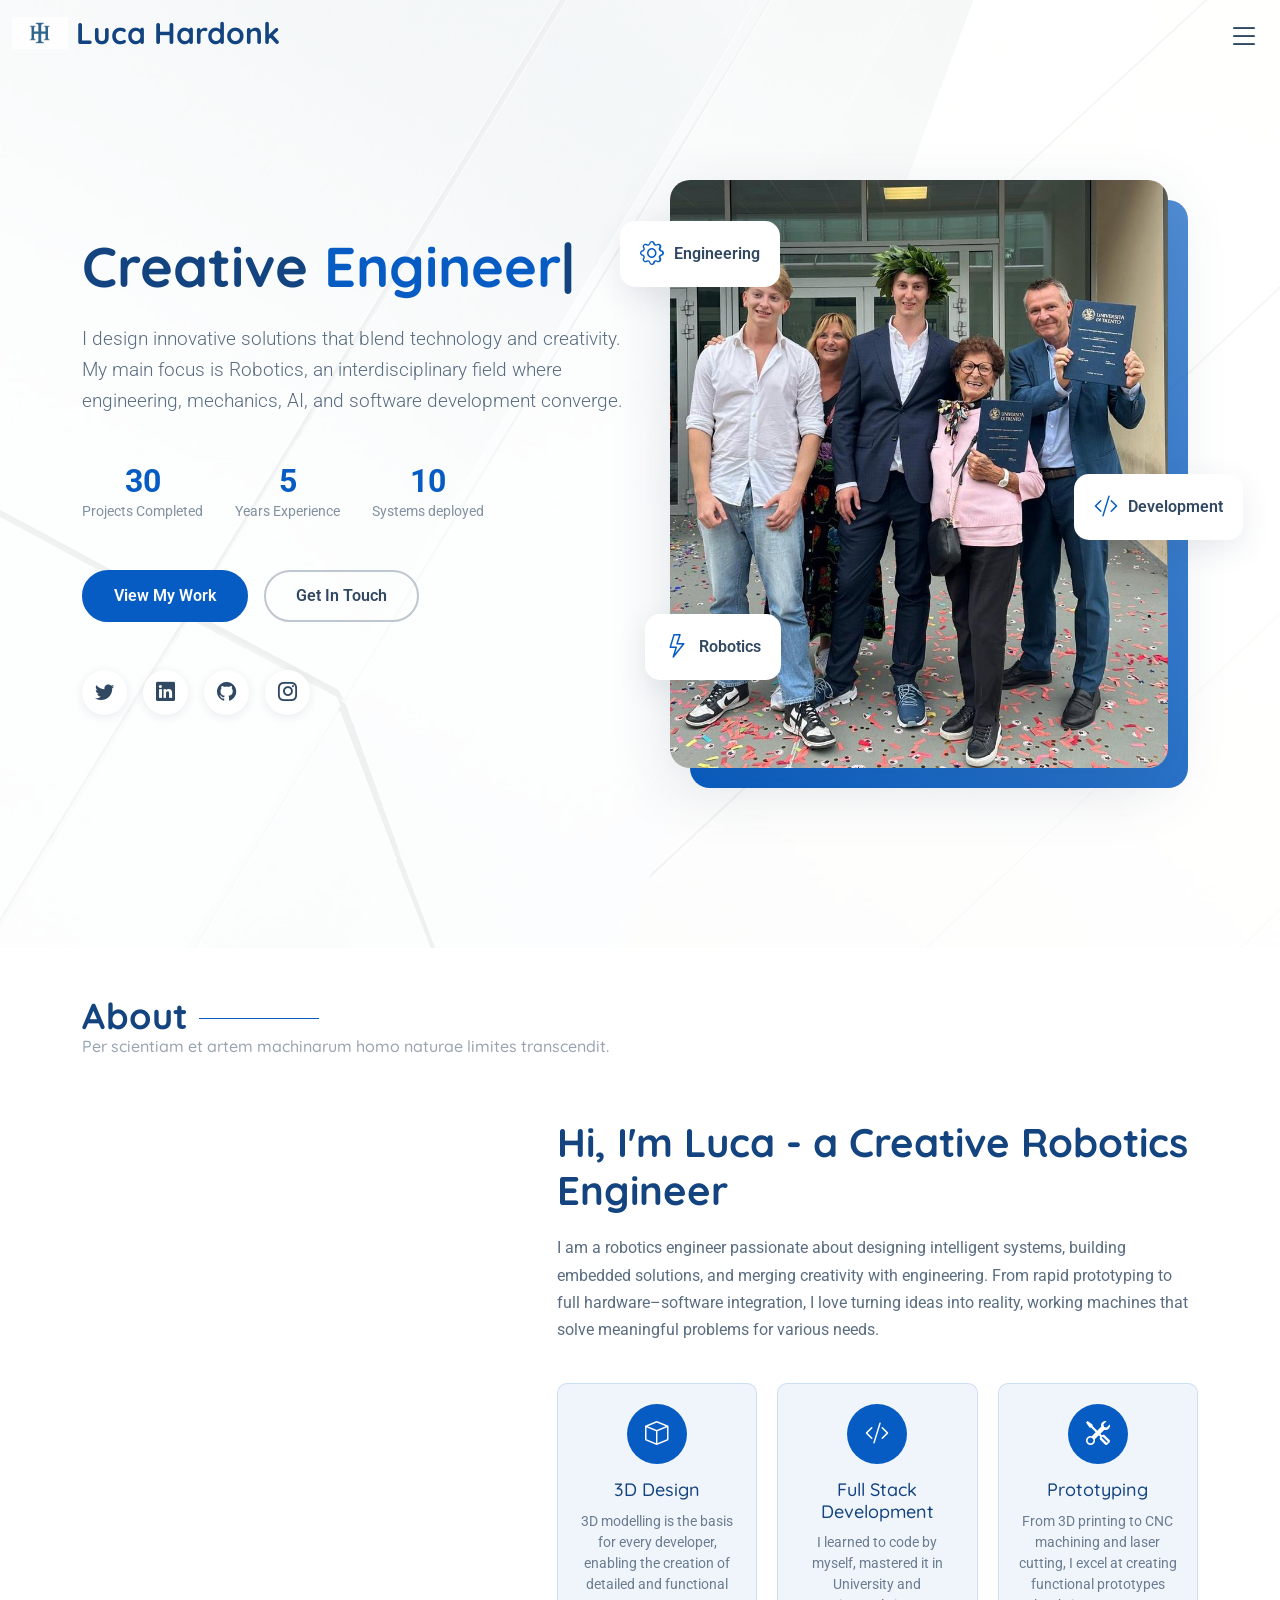
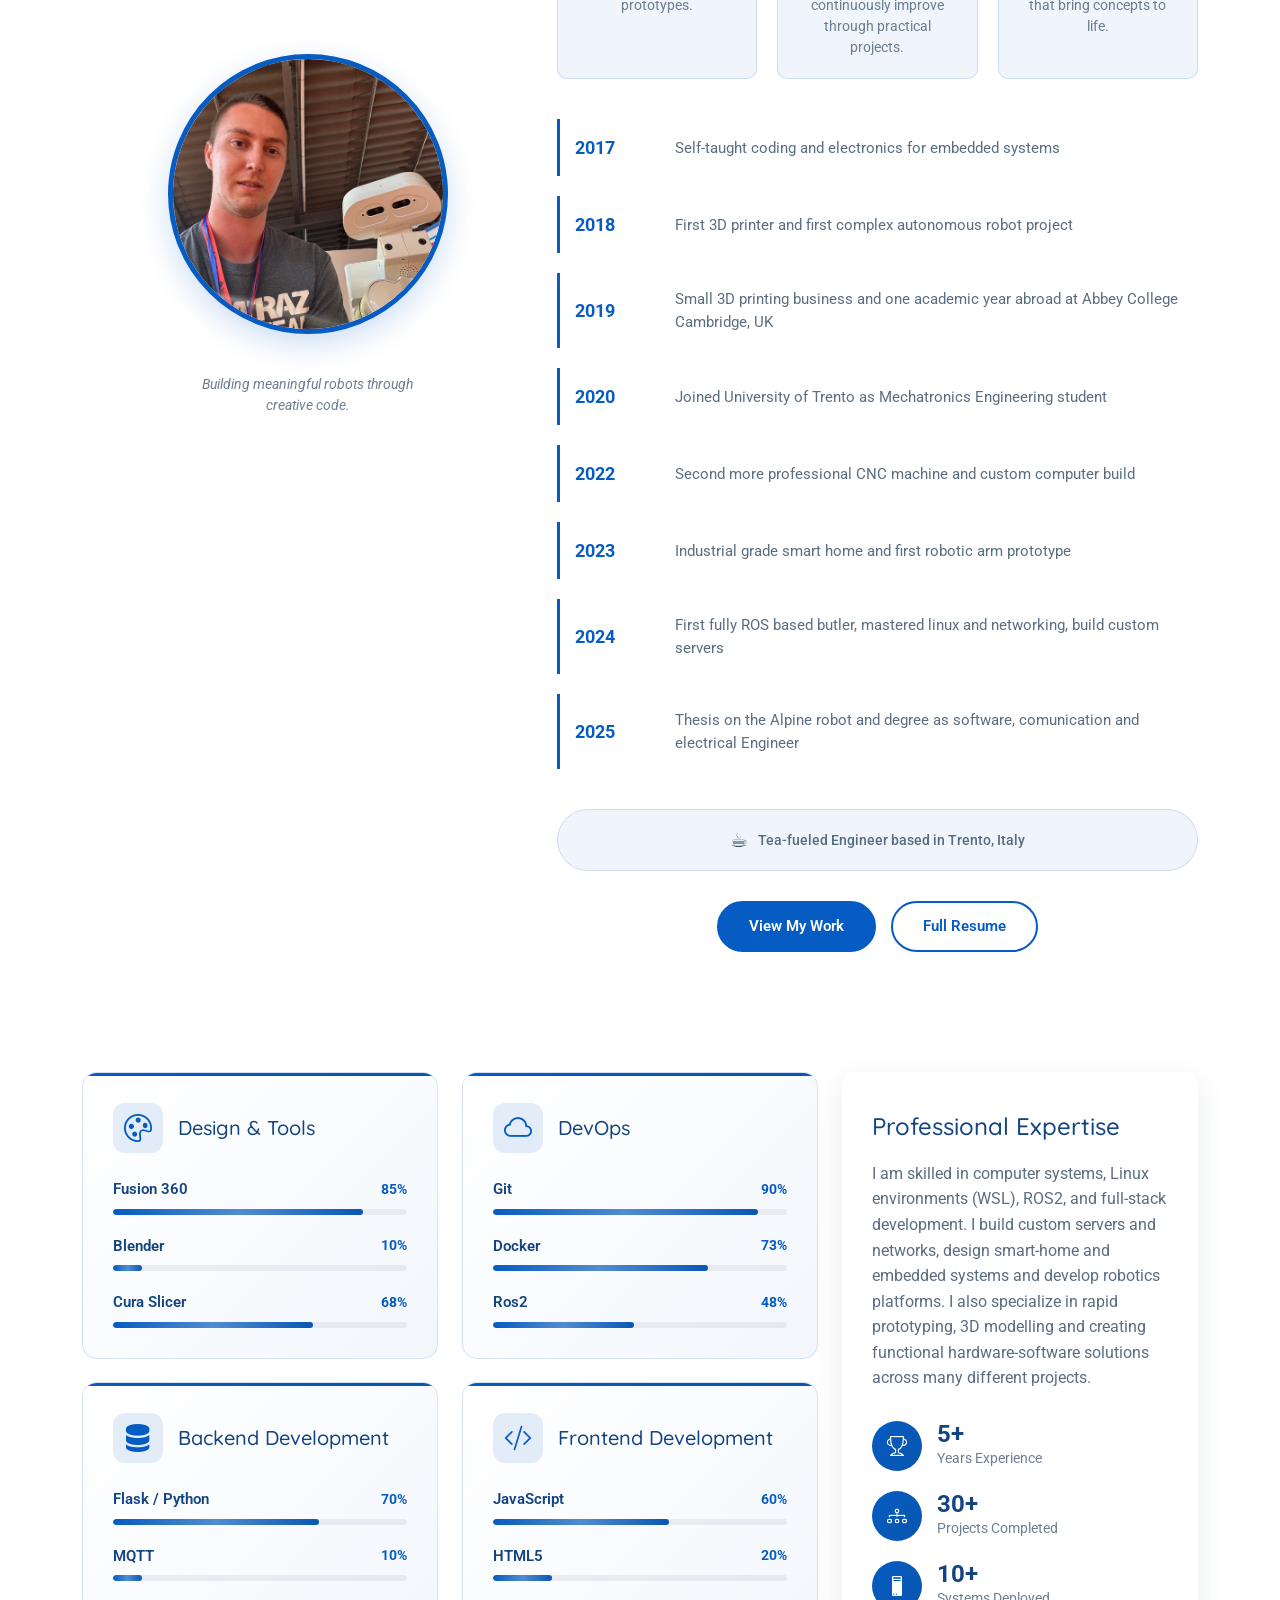
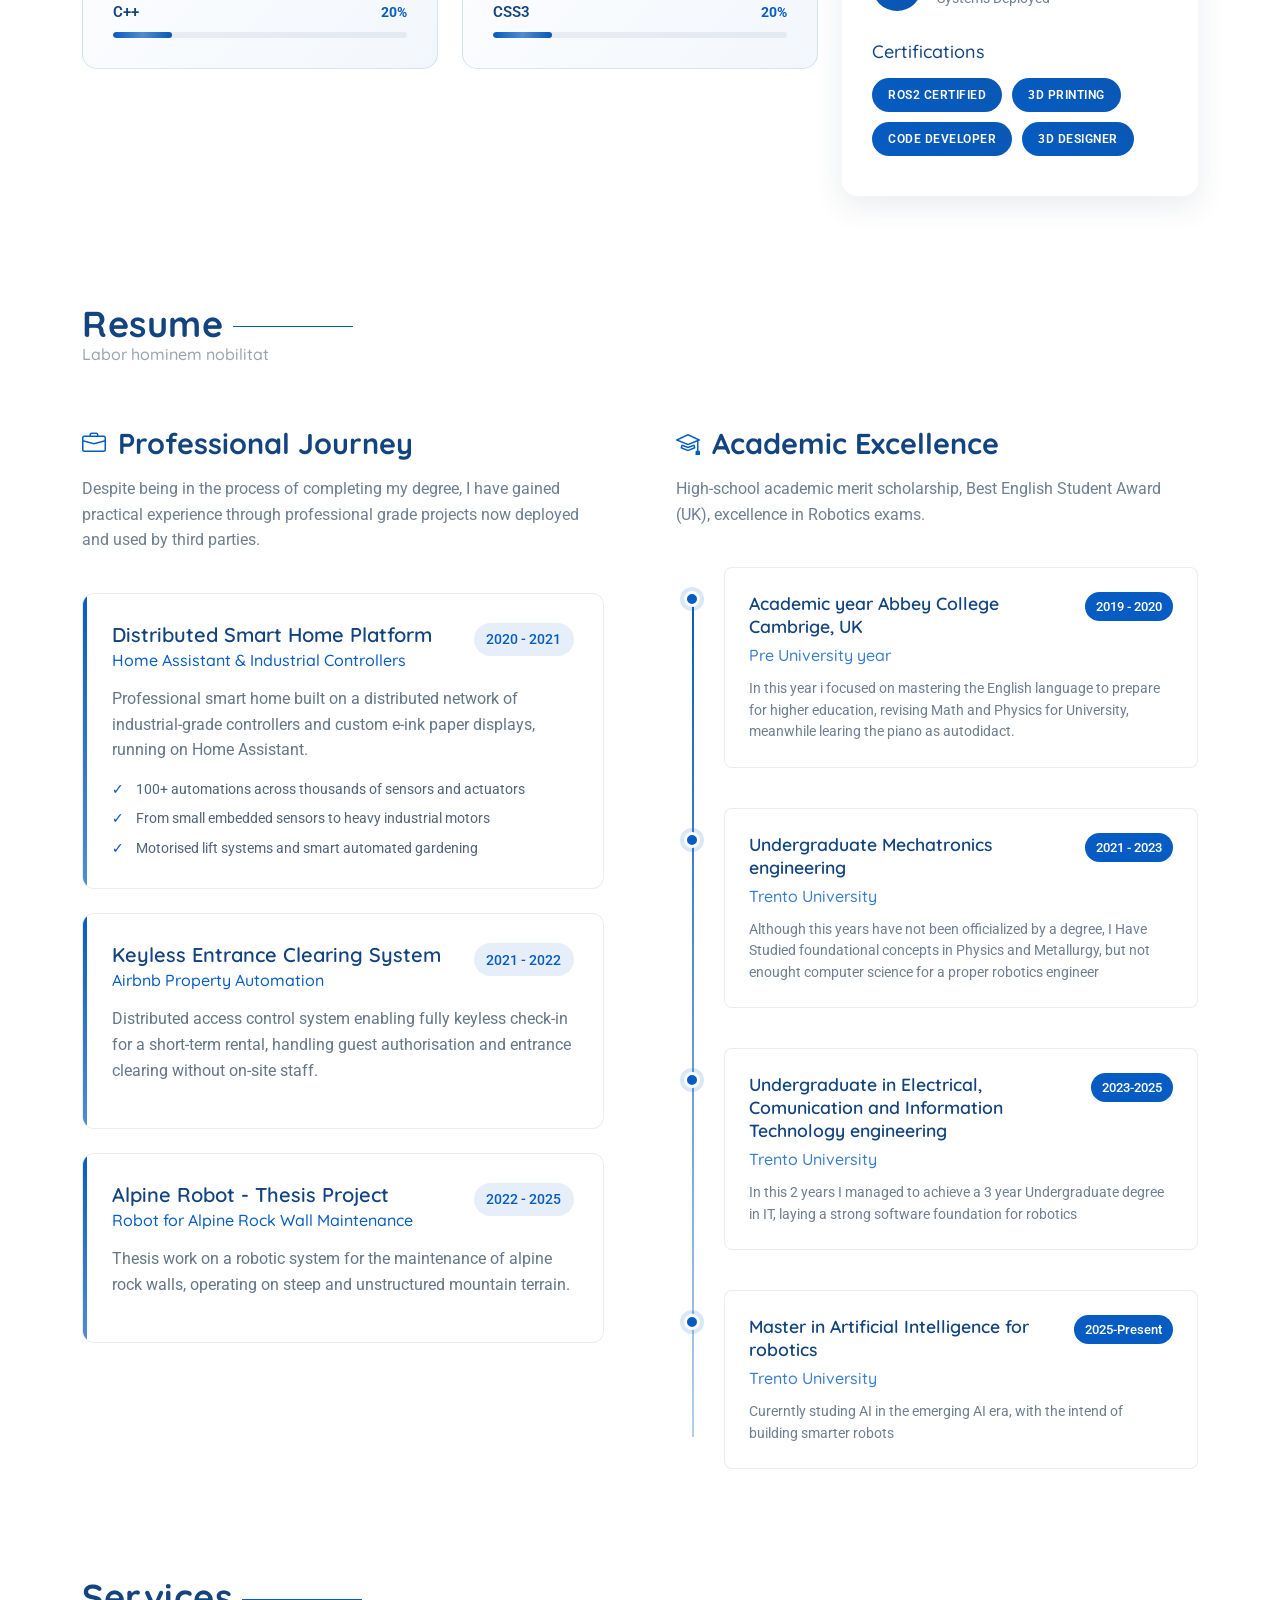
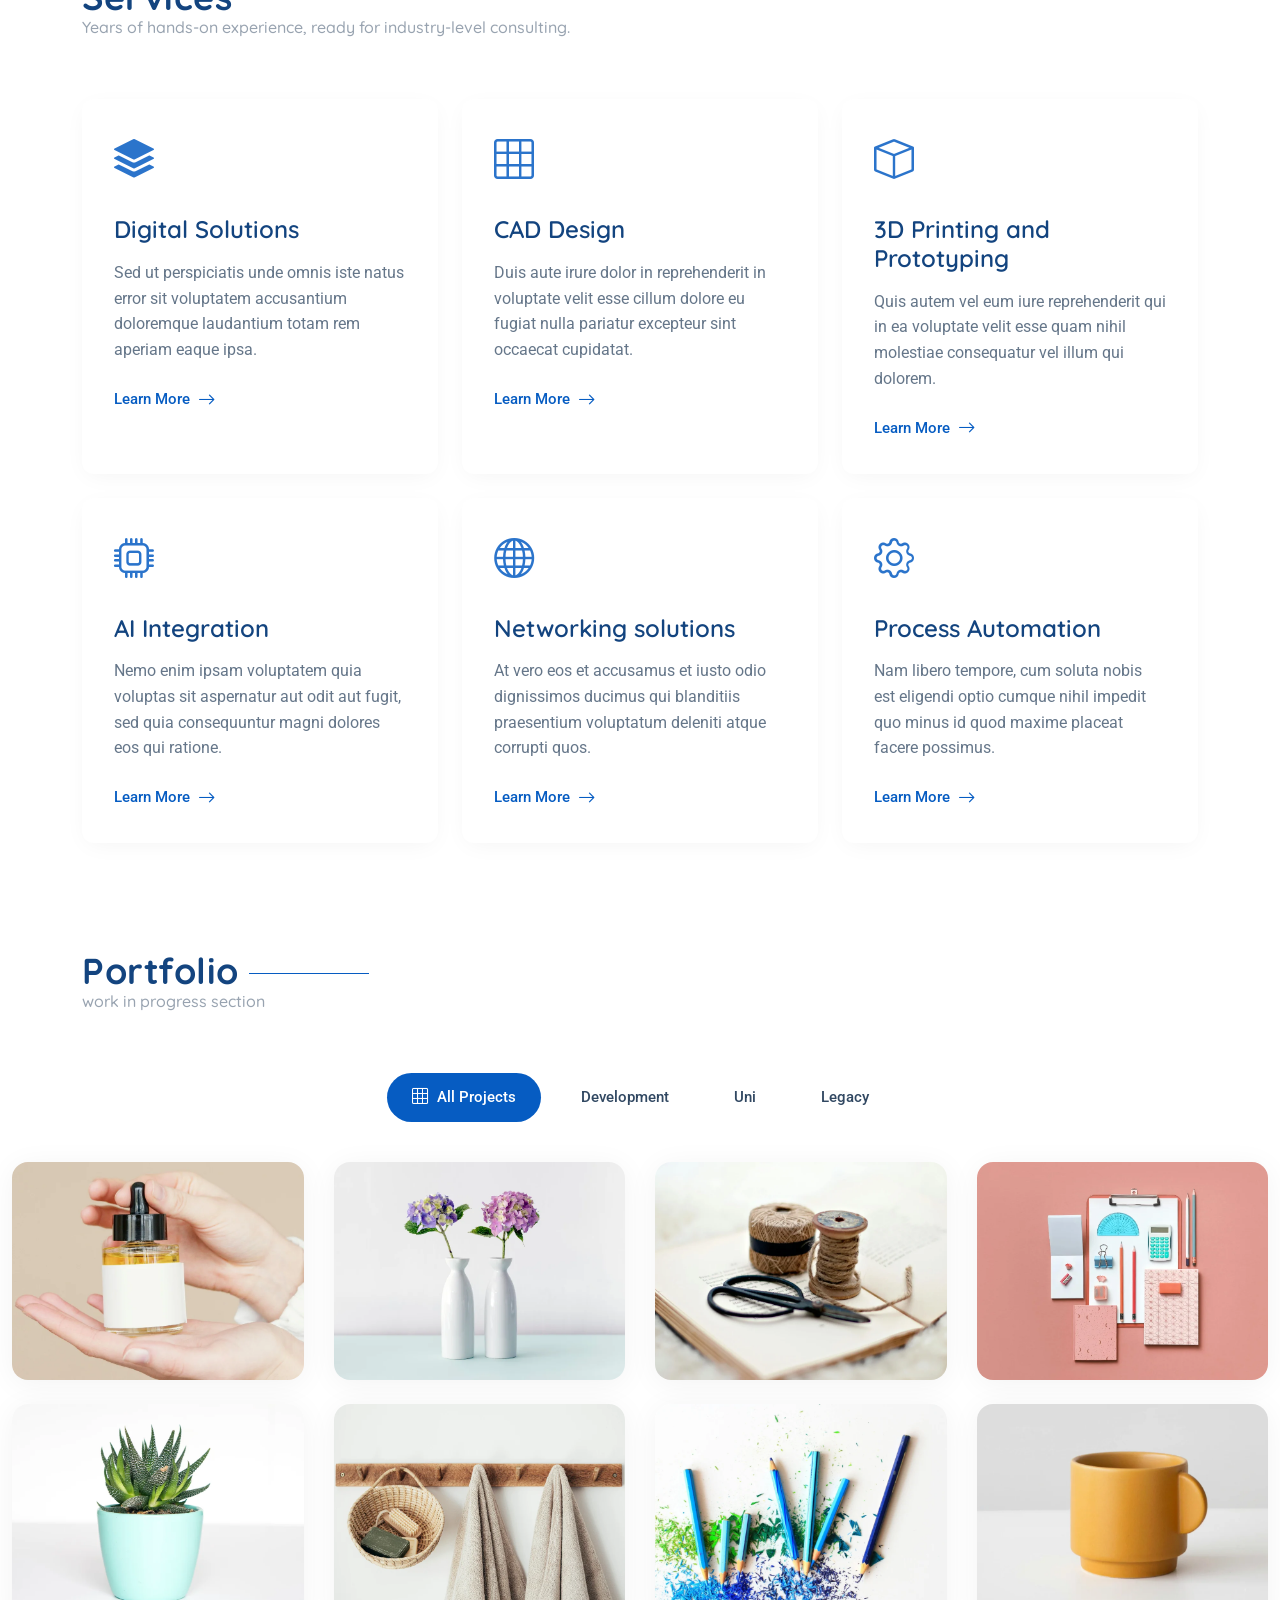
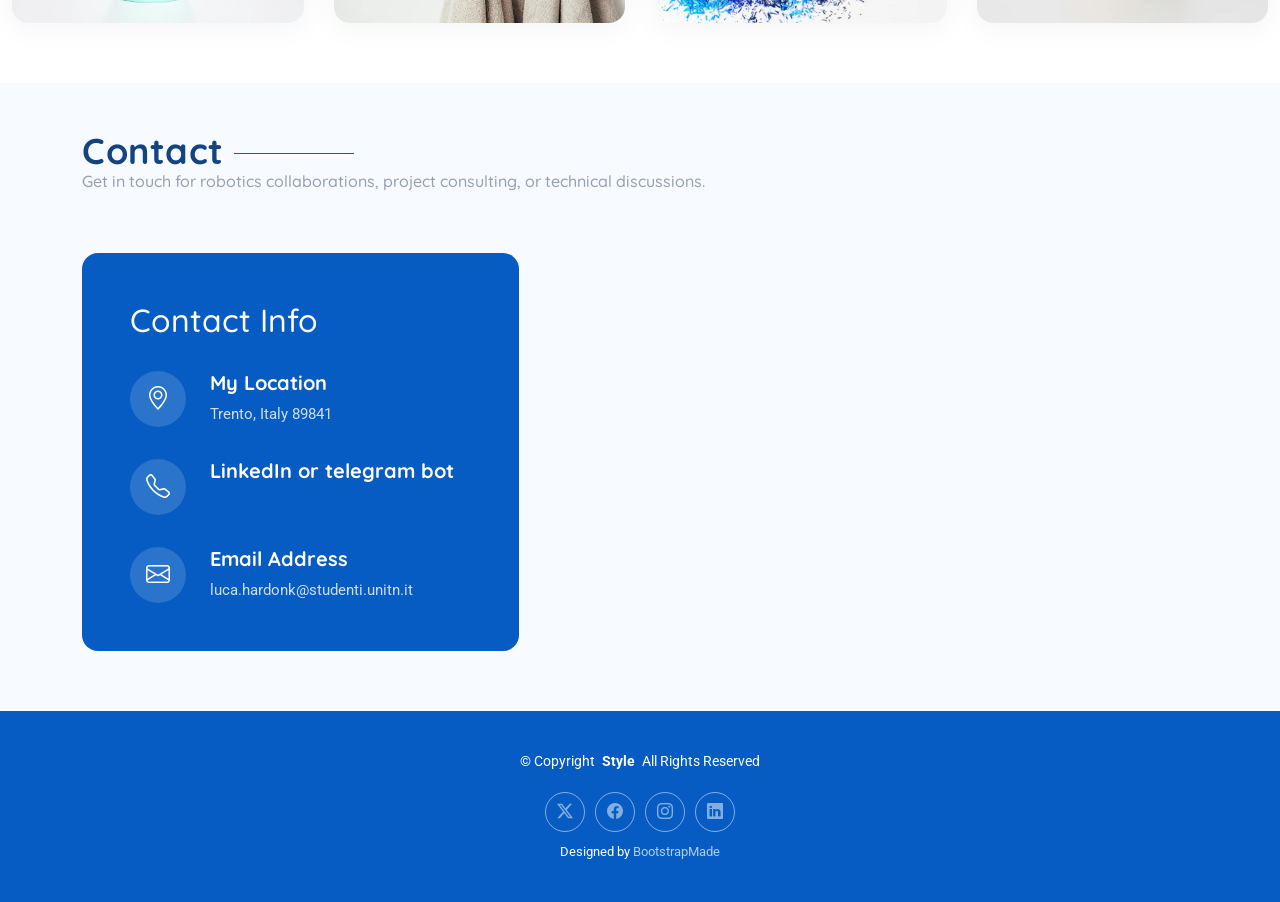
<file: index.html>
<!DOCTYPE html>
<html lang="en">




<head>
  <meta charset="utf-8">
  <meta content="width=device-width, initial-scale=1.0" name="viewport">
  <title>Index - Style Bootstrap Template</title>
  <meta name="description" content="">
  <meta name="keywords" content="">

  <script>
  // ======= GLOBAL PORTFOLIO STATS =======
  const GLOBAL_STATS = {
    projectsCompleted: 30,
    yearsExperience: 5,
    systemsDeployed: 10
  };
  </script>

  <!-- Favicons -->
  <link href="assets/img/favicon.png" rel="icon">
  <link href="assets/img/apple-touch-icon.png" rel="apple-touch-icon">

  <!-- Fonts -->
  <link href="https://fonts.googleapis.com" rel="preconnect">
  <link href="https://fonts.gstatic.com" rel="preconnect" crossorigin>
  <link href="https://fonts.googleapis.com/css2?family=Roboto:ital,wght@0,100;0,300;0,400;0,500;0,700;0,900;1,100;1,300;1,400;1,500;1,700;1,900&family=Open+Sans:ital,wght@0,300;0,400;0,500;0,600;0,700;0,800;1,300;1,400;1,500;1,600;1,700;1,800&family=Quicksand:wght@300;400;500;600;700&display=swap" rel="stylesheet">

  <!-- Vendor CSS Files -->
  <link href="assets/vendor/bootstrap/css/bootstrap.min.css" rel="stylesheet">
  <link href="assets/vendor/bootstrap-icons/bootstrap-icons.css" rel="stylesheet">
  <link href="assets/vendor/aos/aos.css" rel="stylesheet">
  <link href="assets/vendor/glightbox/css/glightbox.min.css" rel="stylesheet">
  <link href="assets/vendor/swiper/swiper-bundle.min.css" rel="stylesheet">

  <!-- Main CSS File -->
  <link href="assets/css/main.css" rel="stylesheet">

  <!-- =======================================================
  * Template Name: Style
  * Template URL: https://bootstrapmade.com/style-bootstrap-portfolio-template/
  * Updated: Jul 02 2025 with Bootstrap v5.3.7
  * Author: BootstrapMade.com
  * License: https://bootstrapmade.com/license/
  ======================================================== -->
</head>

<body class="index-page">

  <header id="header" class="header d-flex align-items-center fixed-top">
    <div class="container-fluid position-relative d-flex align-items-center justify-content-between">

      <a href="index.html" class="logo d-flex align-items-center">
        <!-- Uncomment the line below if you also wish to use an image logo -->
        <img src="assets/img/HI_blue.png" alt="">
        <!-- Uncomment the line below if you also wish to use an text logo -->
        <h1 class="sitename">Luca Hardonk</h1> 
      </a>

      <nav id="navmenu" class="navmenu">

        <div class="profile-img">
          <img src="assets/img/profile/laurea_luca.jpg" alt="" class="img-fluid rounded-circle">
        </div>

        <a href="index.html" class="logo d-flex align-items-center justify-content-center active">
          <!-- Uncomment the line below if you also wish to use an image logo -->
          <!-- <img src="assets/img/HI_blue.png" alt=""> -->
          <h1 class="sitename">Luca Hardonk</h1>
        </a>

        <div class="social-links text-center">
          <a href="#" class="twitter"><i class="bi bi-twitter-x"></i></a>
          <a href="#" class="facebook"><i class="bi bi-facebook"></i></a>
          <a href="#" class="instagram"><i class="bi bi-instagram"></i></a>
          <a href="#" class="google-plus"><i class="bi bi-skype"></i></a>
          <a href="#" class="linkedin"><i class="bi bi-linkedin"></i></a>
        </div>

        <ul>
          <li><a href="#hero">Home</a></li>
          <li><a href="#about">About</a></li>
          <li><a href="#resume">Resume</a></li>
          <li><a href="#portfolio">Portfolio</a></li>
          <li><a href="#services">Services</a></li>
          <li class="dropdown"><a href="#"><span>Dropdown</span> <i class="bi bi-chevron-down toggle-dropdown"></i></a>
            <ul>
              <li><a href="#">Dropdown 1</a></li>
              <li class="dropdown"><a href="#"><span>Deep Dropdown</span> <i class="bi bi-chevron-down toggle-dropdown"></i></a>
                <ul>
                  <li><a href="#">Deep Dropdown 1</a></li>
                  <li><a href="#">Deep Dropdown 2</a></li>
                  <li><a href="#">Deep Dropdown 3</a></li>
                  <li><a href="#">Deep Dropdown 4</a></li>
                  <li><a href="#">Deep Dropdown 5</a></li>
                </ul>
              </li>
              <li><a href="#">Dropdown 2</a></li>
              <li><a href="#">Dropdown 3</a></li>
              <li><a href="#">Dropdown 4</a></li>
            </ul>
          </li>
          <li><a href="#contact">Contact</a></li>
        </ul>
        <i class="mobile-nav-toggle d-xl-none bi bi-list"></i>
      </nav>

    </div>
  </header>

  <main class="main">

    <!-- Hero Section -->
    <section id="hero" class="hero section">

      <div class="container">
        <div class="row g-0 align-items-center">

          <div class="col-lg-6 hero-content" data-aos="fade-right" data-aos-delay="100">
            <div class="content-wrapper">
              <h1 class="hero-title">Creative <span class="typed" data-typed-items="Engineer, Software Developer, 3D Designer, Roboteer "></span></h1>
              <p class="lead">I design innovative solutions that blend technology and creativity. My main focus is Robotics, an interdisciplinary field where engineering, mechanics, AI, and software development converge.</p>
              <!--use global varible defined at top, no hard coded values -->
              <div class="hero-stats" data-aos="fade-up" data-aos-delay="200">
                <div class="stat-item">
                  <span class="purecounter" data-purecounter-start="0" data-purecounter-end="0" data-purecounter-duration="1">0</span>
                  <span class="stat-label">Projects Completed</span>
                </div>
                <div class="stat-item">
                  <span class="purecounter" data-purecounter-start="0" data-purecounter-end="0" data-purecounter-duration="1">0</span>
                  <span class="stat-label">Years Experience</span>
                </div>
                <div class="stat-item">
                  <span class="purecounter" data-purecounter-start="0" data-purecounter-end="0" data-purecounter-duration="1">0</span>
                  <span class="stat-label">Systems deployed</span>
                </div>
              </div>

              <div class="hero-actions" data-aos="fade-up" data-aos-delay="300">
                <a href="#portfolio" class="btn btn-primary">View My Work</a>
                <a href="#contact" class="btn btn-outline">Get In Touch</a>
              </div>

              <div class="social-links" data-aos="fade-up" data-aos-delay="400">
                <a href="#"><i class="bi bi-twitter"></i></a>
                <a href="#"><i class="bi bi-linkedin"></i></a>
                <a href="#"><i class="bi bi-github"></i></a>
                <a href="#"><i class="bi bi-instagram"></i></a>
              </div>
            </div>
          </div>

          <div class="col-lg-6 hero-image" data-aos="fade-left" data-aos-delay="100">
            <div class="image-container">
              <div class="floating-elements">
                <div class="floating-card card-1" data-aos="zoom-in" data-aos-delay="50" data-aos-duration="250">
                  <i class="bi bi-gear"></i>
                  <span>Engineering</span>
                </div>
                <div class="floating-card card-2" data-aos="zoom-in" data-aos-delay="1">
                  <i class="bi bi-code-slash"></i>
                  <span>Development</span>
                </div>
                <div class="floating-card card-3" data-aos="zoom-in" data-aos-delay="1">
                  <i class="bi bi-lightning"></i>
                  <span>Robotics</span>
                </div>
              </div>
              <img src="assets/img/profile/laurea_luca.jpg" alt="Portfolio Hero" class="img-fluid hero-main-image">
              <div class="image-overlay"></div>
            </div>
          </div>

        </div>
      </div>

    </section><!-- /Hero Section -->

    <!-- About Section -->
    <section id="about" class="about section">

      <!-- Section Title -->
      <div class="container section-title">
        <h2>About</h2>
        <p>Per scientiam et artem machinarum homo naturae limites transcendit.</p>
      </div><!-- End Section Title -->

      <div class="container" data-aos="fade-up" data-aos-delay="100">

        <div class="row align-items-center">

          <div class="col-lg-5" data-aos="fade-right" data-aos-delay="200">
            <div class="profile-image-wrapper">
              <div class="profile-image">
                <img src="assets/img/profile/luca_con_robot.jpg" alt="Profile" class="img-fluid">
              </div>
              <div class="signature-section">
        
                <p class="quote">Building meaningful robots through creative code.</p>
              </div>
            </div>
          </div>

          <div class="col-lg-7" data-aos="fade-left" data-aos-delay="500">
            <div class="about-content">
              <div class="intro">
                <h2>Hi, I'm Luca - a Creative Robotics Engineer</h2>
                <p> I am a robotics engineer passionate about designing intelligent systems, building embedded solutions, and merging creativity with engineering. 
                    From rapid prototyping to full hardware–software integration, I love turning ideas into reality, working machines that solve meaningful problems for various needs.
                </p>
              </div>

              <div class="skills-grid">
                <div class="skill-item" data-aos="zoom-in" data-aos-delay="400">
                  <div class="skill-icon">
                    <i class="bi bi-box"></i>
                  </div>
                  <h4>3D Design</h4>
                  <p>3D modelling is the basis for every developer, enabling the creation of detailed and functional prototypes.</p>
                </div>
                <div class="skill-item" data-aos="zoom-in" data-aos-delay="450">
                  <div class="skill-icon">
                    <i class="bi bi-code-slash"></i>
                  </div>
                  <h4>Full Stack Development</h4>
                  <p>I learned to code by myself, mastered it in University and continuously improve through practical projects.</p>
                </div>
                <div class="skill-item" data-aos="zoom-in" data-aos-delay="500">
                  <div class="skill-icon">
                    <i class="bi bi-tools"></i>
                  </div>
                  <h4>Prototyping</h4>
                  <p>From 3D printing to CNC machining and laser cutting, I excel at creating functional prototypes that bring concepts to life.</p>
                </div>
              </div>

              <div class="journey-timeline" data-aos="fade-up" data-aos-delay="300">
                <div class="timeline-item">
                  <div class="year">2017</div>
                  <div class="description">Self-taught coding and electronics for embedded systems</div>
                </div>
                <div class="timeline-item">
                  <div class="year">2018</div>
                  <div class="description">First 3D printer and first complex autonomous robot project</div>
                </div>
                <div class="timeline-item">
                  <div class="year">2019</div>
                  <div class="description">Small 3D printing business and one academic year abroad at Abbey College Cambridge, UK </div>
                </div>
                <div class="timeline-item">
                  <div class="year">2020</div>
                  <div class="description">Joined University of Trento as Mechatronics Engineering student</div>
                </div>
                <div class="timeline-item">
                  <div class="year">2022</div>
                  <div class="description">Second more professional CNC machine and custom computer build</div>
                </div>
                <div class="timeline-item">
                  <div class="year">2023</div>
                  <div class="description">Industrial grade smart home and first robotic arm prototype</div>
                </div>
                <div class="timeline-item">
                  <div class="year">2024</div>
                  <div class="description">First fully ROS based butler, mastered linux and networking, build custom servers</div>
                </div>
                <div class="timeline-item">
                  <div class="year">2025</div>
                  <div class="description">Thesis on the Alpine robot and degree as software, comunication and electrical Engineer</div>
                </div>
              </div>

              <div class="cta-section" data-aos="fade-up" data-aos-delay="400">
                <div class="fun-fact">
                  <span class="emoji">☕</span>
                  <span class="text">Tea-fueled Engineer based in Trento, Italy</span>
                </div>
                <div class="action-buttons">
                  <a href="#portfolio" class="btn btn-primary">View My Work</a>
                  <a href="#resume" class="btn btn-outline">Full Resume</a>
                </div>
              </div>

            </div>
          </div>

        </div>

      </div>

    </section><!-- /About Section -->

    <!-- Skills Section -->
    <section id="skills" class="skills section">

      <div class="container" data-aos="fade-up" data-aos-delay="100">

        <div class="row">
          <div class="col-lg-8">
            <div class="skills-grid">
              <div class="row g-4">

                <!-- 1. Design & Tools -->
                <div class="col-md-6" data-aos="flip-left" data-aos-delay="200">
                  <div class="skill-card">
                    <div class="skill-header">
                      <i class="bi bi-palette"></i>
                      <h3>Design &amp; Tools</h3>
                    </div>
                    <div class="skills-animation">
                      <div class="skill-item">
                        <div class="skill-info">
                          <span class="skill-name">Fusion 360</span>
                          <span class="skill-percentage">85%</span>
                        </div>
                        <div class="skill-bar progress">
                          <div class="progress-bar" role="progressbar" aria-valuenow="85" aria-valuemin="0" aria-valuemax="100"></div>
                        </div>
                      </div>

                      <div class="skill-item">
                        <div class="skill-info">
                          <span class="skill-name">Blender</span>
                          <span class="skill-percentage">10%</span>
                        </div>
                        <div class="skill-bar progress">
                          <div class="progress-bar" role="progressbar" aria-valuenow="10" aria-valuemin="0" aria-valuemax="100"></div>
                        </div>
                      </div>

                      <div class="skill-item">
                        <div class="skill-info">
                          <span class="skill-name">Cura Slicer</span>
                          <span class="skill-percentage">68%</span>
                        </div>
                        <div class="skill-bar progress">
                          <div class="progress-bar" role="progressbar" aria-valuenow="68" aria-valuemin="0" aria-valuemax="100"></div>
                        </div>
                      </div>
                    </div>
                  </div><!-- End Design Card -->
                </div>

                <!-- 2. Cloud & DevOps -->
                <div class="col-md-6" data-aos="flip-left" data-aos-delay="300">
                  <div class="skill-card">
                    <div class="skill-header">
                      <i class="bi bi-cloud"></i>
                      <h3>DevOps</h3>
                    </div>
                    <div class="skills-animation">
                      <div class="skill-item">
                        <div class="skill-info">
                          <span class="skill-name">Git</span>
                          <span class="skill-percentage">90%</span>
                        </div>
                        <div class="skill-bar progress">
                          <div class="progress-bar" role="progressbar" aria-valuenow="90" aria-valuemin="0" aria-valuemax="100"></div>
                        </div>
                      </div>

                      <div class="skill-item">
                        <div class="skill-info">
                          <span class="skill-name">Docker</span>
                          <span class="skill-percentage">73%</span>
                        </div>
                        <div class="skill-bar progress">
                          <div class="progress-bar" role="progressbar" aria-valuenow="73" aria-valuemin="0" aria-valuemax="100"></div>
                        </div>
                      </div>

                      <div class="skill-item">
                        <div class="skill-info">
                          <span class="skill-name">Ros2</span>
                          <span class="skill-percentage">48%</span>
                        </div>
                        <div class="skill-bar progress">
                          <div class="progress-bar" role="progressbar" aria-valuenow="48" aria-valuemin="0" aria-valuemax="100"></div>
                        </div>
                      </div>
                    </div>
                  </div><!-- End DevOps Card -->
                </div>

                <!-- 3. Backend Development (moved to position 3) -->
                <div class="col-md-6" data-aos="flip-left" data-aos-delay="400">
                  <div class="skill-card">
                    <div class="skill-header">
                      <i class="bi bi-server"></i>
                      <h3>Backend Development</h3>
                    </div>
                    <div class="skills-animation">
                      <div class="skill-item">
                        <div class="skill-info">
                          <span class="skill-name">Flask / Python</span>
                          <span class="skill-percentage">70%</span>
                        </div>
                        <div class="skill-bar progress">
                          <div class="progress-bar" role="progressbar" aria-valuenow="70" aria-valuemin="0" aria-valuemax="100"></div>
                        </div>
                      </div>

                      <div class="skill-item">
                        <div class="skill-info">
                          <span class="skill-name">MQTT</span>
                          <span class="skill-percentage">10%</span>
                        </div>
                        <div class="skill-bar progress">
                          <div class="progress-bar" role="progressbar" aria-valuenow="10" aria-valuemin="0" aria-valuemax="100"></div>
                        </div>
                      </div>

                      <div class="skill-item">
                        <div class="skill-info">
                          <span class="skill-name">C++</span>
                          <span class="skill-percentage">20%</span>
                        </div>
                        <div class="skill-bar progress">
                          <div class="progress-bar" role="progressbar" aria-valuenow="20" aria-valuemin="0" aria-valuemax="100"></div>
                        </div>
                      </div>
                    </div>
                  </div><!-- End Backend Card -->
                </div>

                <!-- 4. Frontend Development (moved to position 4) -->
                <div class="col-md-6" data-aos="flip-left" data-aos-delay="500">
                  <div class="skill-card">
                    <div class="skill-header">
                      <i class="bi bi-code-slash"></i>
                      <h3>Frontend Development</h3>
                    </div>
                    <div class="skills-animation">
                      <div class="skill-item">
                        <div class="skill-info">
                          <span class="skill-name">JavaScript</span>
                          <span class="skill-percentage">60%</span>
                        </div>
                        <div class="skill-bar progress">
                          <div class="progress-bar" role="progressbar" aria-valuenow="60" aria-valuemin="0" aria-valuemax="100"></div>
                        </div>
                      </div>

                      <div class="skill-item">
                        <div class="skill-info">
                          <span class="skill-name">HTML5</span>
                          <span class="skill-percentage">20%</span>
                        </div>
                        <div class="skill-bar progress">
                          <div class="progress-bar" role="progressbar" aria-valuenow="20" aria-valuemin="0" aria-valuemax="100"></div>
                        </div>
                      </div>

                      <div class="skill-item">
                        <div class="skill-info">
                          <span class="skill-name">CSS3</span>
                          <span class="skill-percentage">20%</span>
                        </div>
                        <div class="skill-bar progress">
                          <div class="progress-bar" role="progressbar" aria-valuenow="20" aria-valuemin="0" aria-valuemax="100"></div>
                        </div>
                      </div>
                    </div>
                  </div><!-- End Frontend Card -->
                </div>

              </div>
            </div><!-- End Skills Grid -->
          </div>


          <div class="col-lg-4">
            <div class="skills-summary" data-aos="fade-left" data-aos-delay="200">
              <h3>Professional Expertise</h3>
              <p>I am skilled in computer systems, Linux environments (WSL), ROS2, and full-stack development. I build custom servers and networks, design smart-home and embedded systems and develop robotics platforms. I also specialize in rapid prototyping, 3D modelling and creating functional hardware-software solutions across many different projects.</p>
              <div class="summary-stats">
                <div class="stat-item" data-aos="zoom-in" data-aos-delay="300">
                  <div class="stat-circle">
                    <i class="bi bi-trophy"></i>
                  </div>
                  <div class="stat-info">
                    <span class="stat-number">0+</span>
                    <span class="stat-label">Years Experience</span>
                  </div>
                </div>

                <div class="stat-item" data-aos="zoom-in" data-aos-delay="400">
                  <div class="stat-circle">
                    <i class="bi bi-diagram-3"></i>
                  </div>
                  <div class="stat-info">
                    <span class="stat-number stat-projects">0+</span>
                    <span class="stat-label">Projects Completed</span>
                  </div>
                </div>

                <div class="stat-item" data-aos="zoom-in" data-aos-delay="500">
                  <div class="stat-circle">
                    <i class="bi bi-pc"></i>
                  </div>
                  <div class="stat-info">
                    <span class="stat-number stat-systems">0+</span>
                    <span class="stat-label">Systems Deployed</span>
                  </div>
                </div>
              </div>

              <div class="skills-badges" data-aos="fade-up" data-aos-delay="600">
                <h4>Certifications</h4>
                <div class="badge-list">
                  <div class="skill-badge">ROS2 Certified</div>
                  <div class="skill-badge">3D Printing </div>
                  <div class="skill-badge">Code Developer</div>
                  <div class="skill-badge">3D Designer</div>
                </div>
              </div>
            </div><!-- End Skills Summary -->
          </div>
        </div>

      </div>

    </section><!-- /Skills Section -->

    <!-- Resume Section -->
    <section id="resume" class="resume section">

      <!-- Section Title -->
      <div class="container section-title">
        <h2>Resume</h2>
        <p>Labor hominem nobilitat</p>
      </div><!-- End Section Title -->

      <div class="container" data-aos="fade-up" data-aos-delay="100">

        <div class="row">
          <div class="col-lg-6" data-aos="fade-right" data-aos-delay="200">
            <div class="experience-section">
              <div class="section-header">
                <h2><i class="bi bi-briefcase"></i> Professional Journey</h2>
                <p class="section-subtitle">Despite being in the process of completing my degree, I have gained practical experience through professional grade projects now deployed and used by third parties.</p>
              </div>

              <div class="experience-cards">
                <div class="experience-card" data-aos="zoom-in" data-aos-delay="300">
                  <div class="card-header">
                    <div class="role-info">
                      <h3>Distributed Smart Home Platform</h3>
                      <h4>Home Assistant & Industrial Controllers</h4>
                    </div>
                    <span class="duration">2020 - 2021</span>
                  </div>
                  <div class="card-body">
                    <p>Professional smart home built on a distributed network of industrial-grade controllers and custom e-ink paper displays, running on Home Assistant.</p>
                    <ul class="achievements">
                      <li>100+ automations across thousands of sensors and actuators</li>
                      <li>From small embedded sensors to heavy industrial motors</li>
                      <li>Motorised lift systems and smart automated gardening</li>
                    </ul>
                  </div>
                </div>

                <div class="experience-card" data-aos="zoom-in" data-aos-delay="400">
                  <div class="card-header">
                    <div class="role-info">
                      <h3>Keyless Entrance Clearing System</h3>
                      <h4>Airbnb Property Automation</h4>
                    </div>
                    <span class="duration">2021 - 2022</span>
                  </div>
                  <div class="card-body">
                    <p>Distributed access control system enabling fully keyless check-in for a short-term rental, handling guest authorisation and entrance clearing without on-site staff.</p>
                  </div>
                </div>

                <div class="experience-card" data-aos="zoom-in" data-aos-delay="500">
                  <div class="card-header">
                    <div class="role-info">
                      <h3>Alpine Robot - Thesis Project</h3>
                      <h4>Robot for Alpine Rock Wall Maintenance</h4>
                    </div>
                    <span class="duration">2022 - 2025</span>
                  </div>
                  <div class="card-body">
                    <p>Thesis work on a robotic system for the maintenance of alpine rock walls, operating on steep and unstructured mountain terrain.</p>
                  </div>
                </div>
              </div>
            </div>
          </div>

          <div class="col-lg-6" data-aos="fade-left" data-aos-delay="200">
            <div class="education-section">
              <div class="section-header">
                <h2><i class="bi bi-mortarboard"></i> Academic Excellence</h2>
                <p class="section-subtitle">High-school academic merit scholarship, Best English Student Award (UK), excellence in Robotics exams. </p>
              </div>

              <div class="education-timeline">
                <div class="timeline-track"></div>

                <div class="education-item" data-aos="slide-up" data-aos-delay="300">
                  <div class="timeline-marker"></div>
                  <div class="education-content">
                    <div class="degree-header">
                      <h3>Academic year Abbey College Cambrige, UK</h3>
                      <span class="year">2019 - 2020</span>
                    </div>
                    <h4 class="institution">Pre University year</h4>
                    <p>In this year i focused on mastering the English language to prepare for higher education, revising Math and Physics for University, meanwhile learing the piano as autodidact.</p>
                  </div>
                </div>

                <div class="education-item" data-aos="slide-up" data-aos-delay="400">
                  <div class="timeline-marker"></div>
                  <div class="education-content">
                    <div class="degree-header">
                      <h3>Undergraduate Mechatronics engineering</h3>
                      <span class="year">2021 - 2023</span>
                    </div>
                    <h4 class="institution">Trento University</h4>
                    <p>Although this years have not been officialized by a degree, I Have Studied foundational concepts in Physics and Metallurgy, but not enought computer science for a proper robotics engineer</p>
                  </div>
                </div>

                <div class="education-item" data-aos="slide-up" data-aos-delay="500">
                  <div class="timeline-marker"></div>
                  <div class="education-content">
                    <div class="degree-header">
                      <h3>Undergraduate in Electrical, Comunication and Information Technology engineering</h3>
                      <span class="year">2023-2025</span>
                    </div>
                    <h4 class="institution">Trento University</h4>
                    <p>In this 2 years I managed to achieve a 3 year Undergraduate degree in IT, laying a strong software foundation for robotics </p>
                  </div>
                </div>

                <div class="education-item" data-aos="slide-up" data-aos-delay="100">
                  <div class="timeline-marker"></div>
                  <div class="education-content">
                    <div class="degree-header">
                      <h3>Master in Artificial Intelligence for robotics</h3>
                      <span class="year">2025-Present</span>
                    </div>
                    <h4 class="institution">Trento University</h4>
                    <p>Curerntly studing AI in the emerging AI era, with the intend of building smarter robots </p>
                  </div>
                </div>
              </div>
            </div>
          </div>
        </div>

      </div>

    </section><!-- /Resume Section -->

    <!-- Services Section -->
    <section id="services" class="services section">

      <!-- Section Title -->
      <div class="container section-title">
        <h2>Services</h2>
        <p>Years of hands-on experience, ready for industry-level consulting.</p>
      </div><!-- End Section Title -->

      <div class="container" data-aos="fade-up" data-aos-delay="100">

        <div class="row g-4">

          <!-- Card 1 -->
          <div class="col-lg-4 col-md-6" data-aos="fade-up" data-aos-delay="100">
            <div class="service-item">
              <div class="icon">
                <i class="bi bi-stack"></i>
              </div>
              <h3>Digital Solutions</h3>
              <p>Sed ut perspiciatis unde omnis iste natus error sit voluptatem accusantium doloremque laudantium totam rem aperiam eaque ipsa.</p>
              <div class="card-links">
                <a href="#" class="link-item">
                  Learn More
                  <i class="bi bi-arrow-right"></i>
                </a>
              </div>
            </div>
          </div><!-- End Service Item -->

          <!-- Card 2 -->
          <div class="col-lg-4 col-md-6" data-aos="fade-up" data-aos-delay="200">
            <div class="service-item">
              <div class="icon">
                <i class="bi bi-grid-3x3"></i>
              </div>
              <h3>CAD Design</h3>
              <p>Duis aute irure dolor in reprehenderit in voluptate velit esse cillum dolore eu fugiat nulla pariatur excepteur sint occaecat cupidatat.</p>
              <div class="card-links">
                <a href="#" class="link-item">
                  Learn More
                  <i class="bi bi-arrow-right"></i>
                </a>
              </div>
            </div>
          </div><!-- End Servisce Item -->

          <!-- Card 3 -->
          <div class="col-lg-4 col-md-6" data-aos="fade-up" data-aos-delay="300">
            <div class="service-item">
              <div class="icon">
                <i class="bi bi-box"></i>
              </div>
              <h3>3D Printing and Prototyping</h3>
              <p>Quis autem vel eum iure reprehenderit qui in ea voluptate velit esse quam nihil molestiae consequatur vel illum qui dolorem.</p>
              <div class="card-links">
                <a href="#" class="link-item">
                  Learn More
                  <i class="bi bi-arrow-right"></i>
                </a>
              </div>
            </div>
          </div><!-- End Service Item -->

          <!-- Card 4 -->
          <div class="col-lg-4 col-md-6" data-aos="fade-up" data-aos-delay="100">
            <div class="service-item">
              <div class="icon">
                <i class="bi bi-cpu"></i>
              </div>
              <h3>AI Integration</h3>
              <p>Nemo enim ipsam voluptatem quia voluptas sit aspernatur aut odit aut fugit, sed quia consequuntur magni dolores eos qui ratione.</p>
              <div class="card-links">
                <a href="#" class="link-item">
                  Learn More
                  <i class="bi bi-arrow-right"></i>
                </a>
              </div>
            </div>
          </div><!-- End Service Item -->

          <!-- Card 5 -->
          <div class="col-lg-4 col-md-6" data-aos="fade-up" data-aos-delay="200">
            <div class="service-item">
              <div class="icon">
                <i class="bi bi-globe"></i>
              </div>
              <h3>Networking solutions</h3>
              <p>At vero eos et accusamus et iusto odio dignissimos ducimus qui blanditiis praesentium voluptatum deleniti atque corrupti quos.</p>
              <div class="card-links">
                <a href="#" class="link-item">
                  Learn More
                  <i class="bi bi-arrow-right"></i>
                </a>
              </div>
            </div>
          </div><!-- End Service Item -->

          <!-- Card 6 -->
          <div class="col-lg-4 col-md-6" data-aos="fade-up" data-aos-delay="300">
            <div class="service-item">
              <div class="icon">
                <i class="bi bi-gear"></i>
              </div>
              <h3>Process Automation</h3>
              <p>Nam libero tempore, cum soluta nobis est eligendi optio cumque nihil impedit quo minus id quod maxime placeat facere possimus.</p>
              <div class="card-links">
                <a href="#" class="link-item">
                  Learn More
                  <i class="bi bi-arrow-right"></i>
                </a>
              </div>
            </div>
          </div><!-- End Service Item -->

        </div>

      </div>

    </section><!-- /Services Section -->

    <!-- Portfolio Section -->
    <section id="portfolio" class="portfolio section">

      <!-- Section Title -->
      <div class="container section-title">
        <h2>Portfolio</h2>
        <p>work in progress section</p>
      </div><!-- End Section Title -->

      <div class="container-fluid" data-aos="fade-up" data-aos-delay="100">

        <div class="isotope-layout" data-default-filter="*" data-layout="masonry" data-sort="original-order">

          <ul class="portfolio-filters isotope-filters" data-aos="fade-up" data-aos-delay="200">
            <li data-filter="*" class="filter-active">
              <i class="bi bi-grid-3x3"></i> All Projects
            </li>
            <li data-filter=".filter-ui">
              Development
            </li>
            <li data-filter=".filter-development">
              Uni
            </li>
            <li data-filter=".filter-photography">
              Legacy
            </li>
            
          </ul>

          <div class="row g-4 isotope-container" data-aos="fade-up" data-aos-delay="300">

            <div class="col-xl-3 col-lg-4 col-md-6 portfolio-item isotope-item filter-ui">
              <article class="portfolio-entry">
                <figure class="entry-image">
                  <img src="assets/img/portfolio/portfolio-1.webp" class="img-fluid" alt="" loading="lazy">
                  <div class="entry-overlay">
                    <div class="overlay-content">
                      <div class="entry-meta">UI/UX Design</div>
                      <h3 class="entry-title">Mobile Banking App</h3>
                      <div class="entry-links">
                        <a href="assets/img/portfolio/portfolio-1.webp" class="glightbox" data-gallery="portfolio-gallery-ui" data-glightbox="title: Mobile Banking App; description: Praesent commodo cursus magna, vel scelerisque nisl consectetur.">
                          <i class="bi bi-arrows-angle-expand"></i>
                        </a>
                        <a href="portfolio-details.html">
                          <i class="bi bi-arrow-right"></i>
                        </a>
                      </div>
                    </div>
                  </div>
                </figure>
              </article>
            </div><!-- End Portfolio Item -->

            <div class="col-xl-3 col-lg-4 col-md-6 portfolio-item isotope-item filter-development">
              <article class="portfolio-entry">
                <figure class="entry-image">
                  <img src="assets/img/portfolio/portfolio-10.webp" class="img-fluid" alt="" loading="lazy">
                  <div class="entry-overlay">
                    <div class="overlay-content">
                      <div class="entry-meta">Development</div>
                      <h3 class="entry-title">E-Learning Platform</h3>
                      <div class="entry-links">
                        <a href="assets/img/portfolio/portfolio-10.webp" class="glightbox" data-gallery="portfolio-gallery-development" data-glightbox="title: E-Learning Platform; description: Nulla vitae elit libero, a pharetra augue mollis interdum.">
                          <i class="bi bi-arrows-angle-expand"></i>
                        </a>
                        <a href="portfolio-details.html">
                          <i class="bi bi-arrow-right"></i>
                        </a>
                      </div>
                    </div>
                  </div>
                </figure>
              </article>
            </div><!-- End Portfolio Item -->

            <div class="col-xl-3 col-lg-4 col-md-6 portfolio-item isotope-item filter-photography">
              <article class="portfolio-entry">
                <figure class="entry-image">
                  <img src="assets/img/portfolio/portfolio-7.webp" class="img-fluid" alt="" loading="lazy">
                  <div class="entry-overlay">
                    <div class="overlay-content">
                      <div class="entry-meta">Photography</div>
                      <h3 class="entry-title">Urban Architecture</h3>
                      <div class="entry-links">
                        <a href="assets/img/portfolio/portfolio-7.webp" class="glightbox" data-gallery="portfolio-gallery-photography" data-glightbox="title: Urban Architecture; description: Sed ut perspiciatis unde omnis iste natus error sit voluptatem.">
                          <i class="bi bi-arrows-angle-expand"></i>
                        </a>
                        <a href="portfolio-details.html">
                          <i class="bi bi-arrow-right"></i>
                        </a>
                      </div>
                    </div>
                  </div>
                </figure>
              </article>
            </div><!-- End Portfolio Item -->

            <div class="col-xl-3 col-lg-4 col-md-6 portfolio-item isotope-item filter-marketing">
              <article class="portfolio-entry">
                <figure class="entry-image">
                  <img src="assets/img/portfolio/portfolio-4.webp" class="img-fluid" alt="" loading="lazy">
                  <div class="entry-overlay">
                    <div class="overlay-content">
                      <div class="entry-meta">Marketing</div>
                      <h3 class="entry-title">Social Media Campaign</h3>
                      <div class="entry-links">
                        <a href="assets/img/portfolio/portfolio-4.webp" class="glightbox" data-gallery="portfolio-gallery-marketing" data-glightbox="title: Social Media Campaign; description: Quis autem vel eum iure reprehenderit qui in ea voluptate.">
                          <i class="bi bi-arrows-angle-expand"></i>
                        </a>
                        <a href="portfolio-details.html">
                          <i class="bi bi-arrow-right"></i>
                        </a>
                      </div>
                    </div>
                  </div>
                </figure>
              </article>
            </div><!-- End Portfolio Item -->

            <div class="col-xl-3 col-lg-4 col-md-6 portfolio-item isotope-item filter-ui">
              <article class="portfolio-entry">
                <figure class="entry-image">
                  <img src="assets/img/portfolio/portfolio-2.webp" class="img-fluid" alt="" loading="lazy">
                  <div class="entry-overlay">
                    <div class="overlay-content">
                      <div class="entry-meta">UI/UX Design</div>
                      <h3 class="entry-title">Smart Home Interface</h3>
                      <div class="entry-links">
                        <a href="assets/img/portfolio/portfolio-2.webp" class="glightbox" data-gallery="portfolio-gallery-ui" data-glightbox="title: Smart Home Interface; description: At vero eos et accusamus et iusto odio dignissimos ducimus.">
                          <i class="bi bi-arrows-angle-expand"></i>
                        </a>
                        <a href="portfolio-details.html">
                          <i class="bi bi-arrow-right"></i>
                        </a>
                      </div>
                    </div>
                  </div>
                </figure>
              </article>
            </div><!-- End Portfolio Item -->

            <div class="col-xl-3 col-lg-4 col-md-6 portfolio-item isotope-item filter-development">
              <article class="portfolio-entry">
                <figure class="entry-image">
                  <img src="assets/img/portfolio/portfolio-11.webp" class="img-fluid" alt="" loading="lazy">
                  <div class="entry-overlay">
                    <div class="overlay-content">
                      <div class="entry-meta">Development</div>
                      <h3 class="entry-title">Cloud Management System</h3>
                      <div class="entry-links">
                        <a href="assets/img/portfolio/portfolio-11.webp" class="glightbox" data-gallery="portfolio-gallery-development" data-glightbox="title: Cloud Management System; description: Temporibus autem quibusdam et aut officiis debitis.">
                          <i class="bi bi-arrows-angle-expand"></i>
                        </a>
                        <a href="portfolio-details.html">
                          <i class="bi bi-arrow-right"></i>
                        </a>
                      </div>
                    </div>
                  </div>
                </figure>
              </article>
            </div><!-- End Portfolio Item -->

            <div class="col-xl-3 col-lg-4 col-md-6 portfolio-item isotope-item filter-photography">
              <article class="portfolio-entry">
                <figure class="entry-image">
                  <img src="assets/img/portfolio/portfolio-8.webp" class="img-fluid" alt="" loading="lazy">
                  <div class="entry-overlay">
                    <div class="overlay-content">
                      <div class="entry-meta">Photography</div>
                      <h3 class="entry-title">Nature Collection</h3>
                      <div class="entry-links">
                        <a href="assets/img/portfolio/portfolio-8.webp" class="glightbox" data-gallery="portfolio-gallery-photography" data-glightbox="title: Nature Collection; description: Integer posuere erat a ante venenatis dapibus posuere velit aliquet.">
                          <i class="bi bi-arrows-angle-expand"></i>
                        </a>
                        <a href="portfolio-details.html">
                          <i class="bi bi-arrow-right"></i>
                        </a>
                      </div>
                    </div>
                  </div>
                </figure>
              </article>
            </div><!-- End Portfolio Item -->

            <div class="col-xl-3 col-lg-4 col-md-6 portfolio-item isotope-item filter-marketing">
              <article class="portfolio-entry">
                <figure class="entry-image">
                  <img src="assets/img/portfolio/portfolio-5.webp" class="img-fluid" alt="" loading="lazy">
                  <div class="entry-overlay">
                    <div class="overlay-content">
                      <div class="entry-meta">Marketing</div>
                      <h3 class="entry-title">Brand Strategy</h3>
                      <div class="entry-links">
                        <a href="assets/img/portfolio/portfolio-5.webp" class="glightbox" data-gallery="portfolio-gallery-marketing" data-glightbox="title: Brand Strategy; description: Fusce dapibus, tellus ac cursus commodo, tortor mauris condimentum.">
                          <i class="bi bi-arrows-angle-expand"></i>
                        </a>
                        <a href="portfolio-details.html">
                          <i class="bi bi-arrow-right"></i>
                        </a>
                      </div>
                    </div>
                  </div>
                </figure>
              </article>
            </div><!-- End Portfolio Item -->

          </div><!-- End Portfolio Container -->

        </div>

      </div>

    </section><!-- /Portfolio Section -->

    <!--testimonials.html -->
    <!-- frequently asked questions.html-->

    <!-- Contact Section -->
    <section id="contact" class="contact section light-background">

      <!-- Section Title -->
      <div class="container section-title">
        <h2>Contact</h2>
        <p>Get in touch for robotics collaborations, project consulting, or technical discussions.</p>
      </div><!-- End Section Title -->

      <div class="container" data-aos="fade-up" data-aos-delay="100">

        <div class="row g-4 g-lg-5">
          <div class="col-lg-5">
            <div class="info-box" data-aos="fade-up" data-aos-delay="200">
              <h3>Contact Info</h3>
              <p> </p>

              <div class="info-item" data-aos="fade-up" data-aos-delay="300">
                <div class="icon-box">
                  <i class="bi bi-geo-alt"></i>
                </div>
                <div class="content">
                  <h4>My Location</h4>
                  <p>Trento, Italy 89841 </p>
                </div>
              </div>

              <div class="info-item" data-aos="fade-up" data-aos-delay="400">
                <div class="icon-box">
                  <i class="bi bi-telephone"></i>
                </div>
                <div class="content">
                  <h4>LinkedIn or telegram bot</h4>
                </div>
              </div>

              <div class="info-item" data-aos="fade-up" data-aos-delay="500">
                <div class="icon-box">
                  <i class="bi bi-envelope"></i>
                </div>
                <div class="content">
                  <h4>Email Address</h4>
                  <p>luca.hardonk@studenti.unitn.it</p>
                </div>
              </div>
            </div>
          </div>
          <!-- get in touch form
          <div class="col-lg-7">
            <div class="contact-form" data-aos="fade-up" data-aos-delay="300">
              <h3>Get In Touch</h3>
              <p>Feel free to contact me for collaborations, technical questions, or project opportunities.</p>

              <form action="forms/contact.php" method="post" class="php-email-form" data-aos="fade-up" data-aos-delay="200">
                <div class="row gy-4">

                  <div class="col-md-6">
                    <input type="text" name="name" class="form-control" placeholder="Your Name" required="">
                  </div>

                  <div class="col-md-6 ">
                    <input type="email" class="form-control" name="email" placeholder="Your Email" required="">
                  </div>

                  <div class="col-12">
                    <input type="text" class="form-control" name="subject" placeholder="Subject" required="">
                  </div>

                  <div class="col-12">
                    <textarea class="form-control" name="message" rows="6" placeholder="Message" required=""></textarea>
                  </div>

                  <div class="col-12 text-center">
                    <div class="loading">Loading</div>
                    <div class="error-message"></div>
                    <div class="sent-message">Your message has been sent. Thank you!</div>

                    <button type="submit" class="btn">Send Message</button>
                  </div>

                </div>
              </form>

            </div>
          </div>
          -->

        </div>

      </div>

    </section><!-- /Contact Section -->

  </main>

  <footer id="footer" class="footer dark-background">

    <div class="container">
      <div class="copyright text-center ">
        <p>© <span>Copyright</span> <strong class="px-1 sitename">Style</strong> <span>All Rights Reserved</span></p>
      </div>
      <div class="social-links d-flex justify-content-center">
        <a href=""><i class="bi bi-twitter-x"></i></a>
        <a href=""><i class="bi bi-facebook"></i></a>
        <a href=""><i class="bi bi-instagram"></i></a>
        <a href=""><i class="bi bi-linkedin"></i></a>
      </div>
      <div class="credits">
        <!-- All the links in the footer should remain intact. -->
        <!-- You can delete the links only if you've purchased the pro version. -->
        <!-- Licensing information: https://bootstrapmade.com/license/ -->
        <!-- Purchase the pro version with working PHP/AJAX contact form: [buy-url] -->
        Designed by <a href="https://bootstrapmade.com/">BootstrapMade</a>
      </div>
    </div>

  </footer>

  <!-- Scroll Top -->
  <a href="#" id="scroll-top" class="scroll-top d-flex align-items-center justify-content-center"><i class="bi bi-arrow-up-short"></i></a>

  <!-- Vendor JS Files -->
  <script src="assets/vendor/bootstrap/js/bootstrap.bundle.min.js"></script>
  <script src="assets/vendor/php-email-form/validate.js"></script>
  <script src="assets/vendor/aos/aos.js"></script>
  <script src="assets/vendor/purecounter/purecounter_vanilla.js"></script>
  <script src="assets/vendor/typed.js/typed.umd.js"></script>
  <script src="assets/vendor/waypoints/noframework.waypoints.js"></script>
  <script src="assets/vendor/glightbox/js/glightbox.min.js"></script>
  <script src="assets/vendor/imagesloaded/imagesloaded.pkgd.min.js"></script>
  <script src="assets/vendor/isotope-layout/isotope.pkgd.min.js"></script>
  <script src="assets/vendor/swiper/swiper-bundle.min.js"></script>

  <!-- script to fade logo and title when scolling down -->
  <script>
  document.addEventListener("scroll", () => {
    const logo = document.querySelector("#header .logo");

    if (window.scrollY > 100) {   // dopo 100px di scroll
      logo.classList.add("fade-out");
    } else {
      logo.classList.remove("fade-out");
    }
  });
  </script>

<!-- ==== GLOBAL STAT SYNCHRONIZATION SCRIPT ==== -->
  <script>
  document.addEventListener("DOMContentLoaded", () => {
    // HERO counters
    const heroProjects = document.querySelector("#hero .stat-item:nth-child(1) .purecounter");
    const heroYears    = document.querySelector("#hero .stat-item:nth-child(2) .purecounter");
    const heroSystems  = document.querySelector("#hero .stat-item:nth-child(3) .purecounter");

    heroProjects?.setAttribute("data-purecounter-end", GLOBAL_STATS.projectsCompleted);
    heroYears?.setAttribute("data-purecounter-end", GLOBAL_STATS.yearsExperience);
    heroSystems?.setAttribute("data-purecounter-end", GLOBAL_STATS.systemsDeployed);

    // Skills Summary – Years
    const summaryYears = document.querySelector(".skills-summary .stat-item .stat-number");
    summaryYears && (summaryYears.innerText = GLOBAL_STATS.yearsExperience + "+");

    // Skills Summary – Projects
    const summaryProjects = document.querySelector(".skills-summary .stat-projects");
    summaryProjects && (summaryProjects.innerText = GLOBAL_STATS.projectsCompleted + "+");

    // Skills Summary – Systems Deployed
    const summarySystems = document.querySelector(".skills-summary .stat-systems");
    summarySystems && (summarySystems.innerText = GLOBAL_STATS.systemsDeployed + "+");
  });
  </script>





  <!-- Main JS File -->
  <script src="assets/js/main.js"></script>

</body>

</html>
</file>
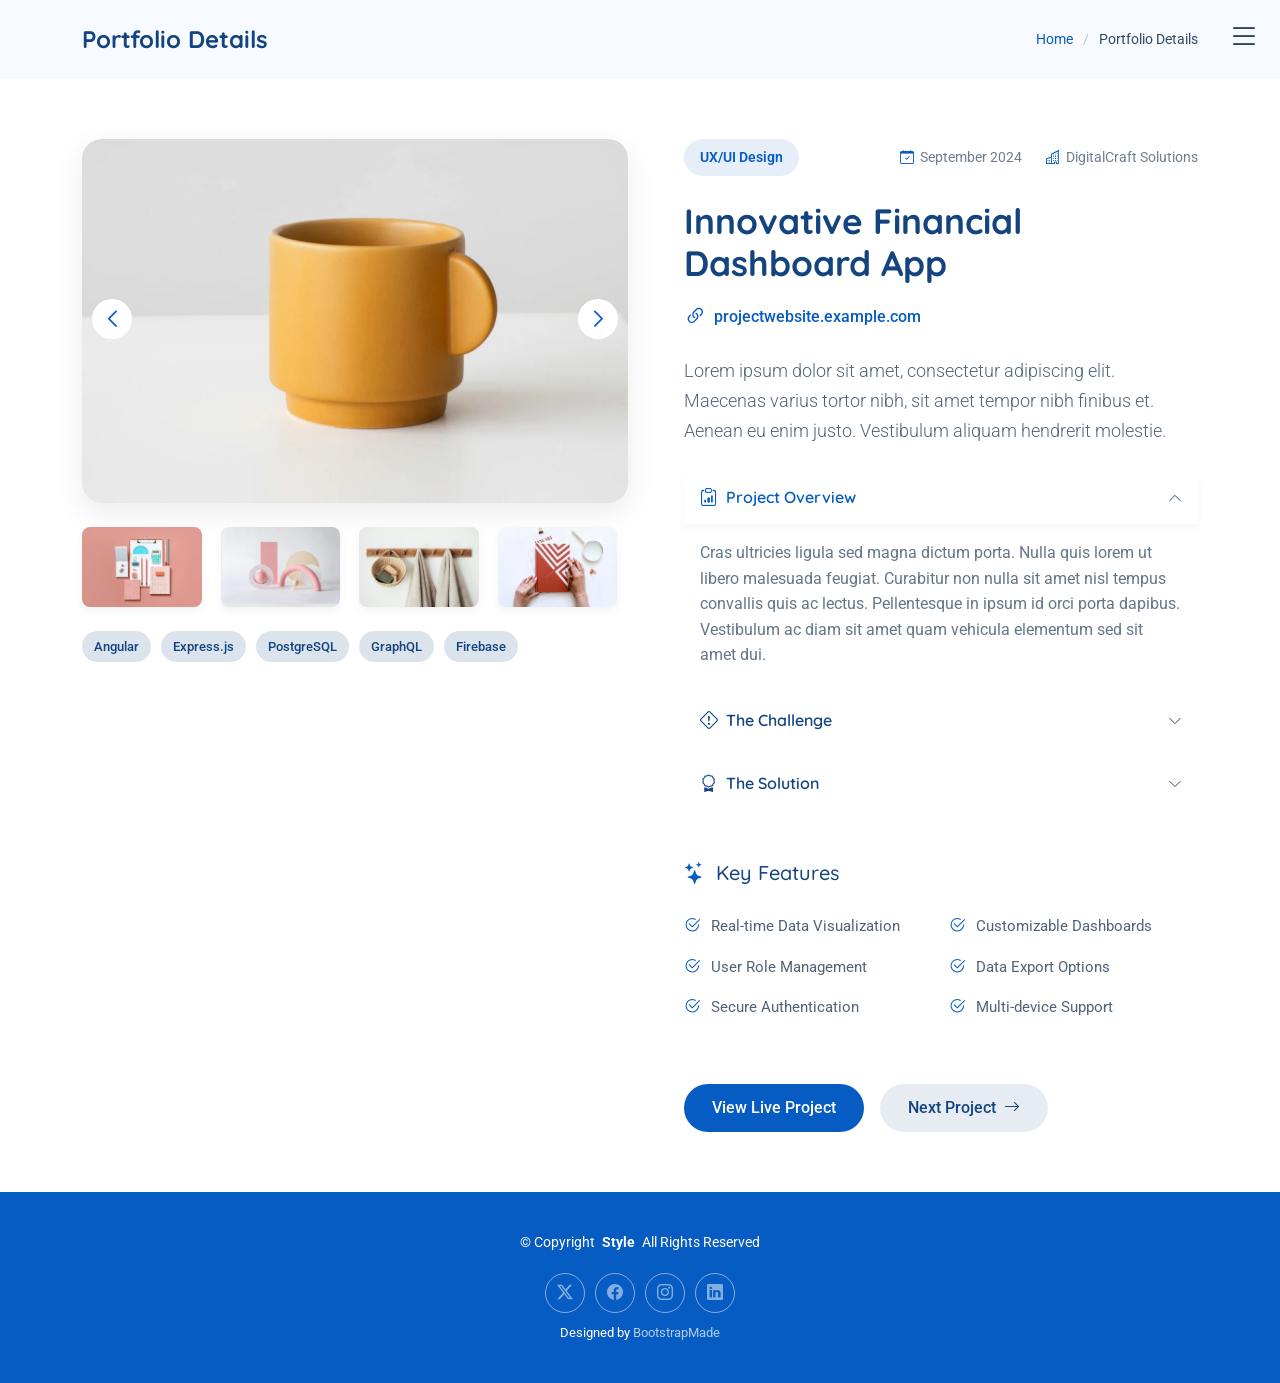
<file: portfolio-details.html>
<!DOCTYPE html>
<html lang="en">

<head>
  <meta charset="utf-8">
  <meta content="width=device-width, initial-scale=1.0" name="viewport">
  <title>Portfolio Details - Style Bootstrap Template</title>
  <meta name="description" content="">
  <meta name="keywords" content="">

  <!-- Favicons -->
  <link href="assets/img/favicon.png" rel="icon">
  <link href="assets/img/apple-touch-icon.png" rel="apple-touch-icon">

  <!-- Fonts -->
  <link href="https://fonts.googleapis.com" rel="preconnect">
  <link href="https://fonts.gstatic.com" rel="preconnect" crossorigin>
  <link href="https://fonts.googleapis.com/css2?family=Roboto:ital,wght@0,100;0,300;0,400;0,500;0,700;0,900;1,100;1,300;1,400;1,500;1,700;1,900&family=Open+Sans:ital,wght@0,300;0,400;0,500;0,600;0,700;0,800;1,300;1,400;1,500;1,600;1,700;1,800&family=Quicksand:wght@300;400;500;600;700&display=swap" rel="stylesheet">

  <!-- Vendor CSS Files -->
  <link href="assets/vendor/bootstrap/css/bootstrap.min.css" rel="stylesheet">
  <link href="assets/vendor/bootstrap-icons/bootstrap-icons.css" rel="stylesheet">
  <link href="assets/vendor/aos/aos.css" rel="stylesheet">
  <link href="assets/vendor/glightbox/css/glightbox.min.css" rel="stylesheet">
  <link href="assets/vendor/swiper/swiper-bundle.min.css" rel="stylesheet">

  <!-- Main CSS File -->
  <link href="assets/css/main.css" rel="stylesheet">

  <!-- =======================================================
  * Template Name: Style
  * Template URL: https://bootstrapmade.com/style-bootstrap-portfolio-template/
  * Updated: Jul 02 2025 with Bootstrap v5.3.7
  * Author: BootstrapMade.com
  * License: https://bootstrapmade.com/license/
  ======================================================== -->
</head>

<body class="portfolio-details-page">

  <header id="header" class="header d-flex align-items-center fixed-top">
    <div class="container-fluid position-relative d-flex align-items-center justify-content-between">

      <a href="index.html" class="logo d-flex align-items-center">
        <!-- Uncomment the line below if you also wish to use an image logo -->
        <!-- <img src="assets/img/logo.webp" alt=""> -->
        <!-- Uncomment the line below if you also wish to use an text logo -->
        <!-- <h1 class="sitename">Style</h1>  -->
      </a>

      <nav id="navmenu" class="navmenu">

        <div class="profile-img">
          <img src="assets/img/profile/profile-square-1.webp" alt="" class="img-fluid rounded-circle">
        </div>

        <a href="index.html" class="logo d-flex align-items-center justify-content-center">
          <!-- Uncomment the line below if you also wish to use an image logo -->
          <!-- <img src="assets/img/logo.webp" alt=""> -->
          <h1 class="sitename">Alex Smith</h1>
        </a>

        <div class="social-links text-center">
          <a href="#" class="twitter"><i class="bi bi-twitter-x"></i></a>
          <a href="#" class="facebook"><i class="bi bi-facebook"></i></a>
          <a href="#" class="instagram"><i class="bi bi-instagram"></i></a>
          <a href="#" class="google-plus"><i class="bi bi-skype"></i></a>
          <a href="#" class="linkedin"><i class="bi bi-linkedin"></i></a>
        </div>

        <ul>
          <li><a href="#hero">Home</a></li>
          <li><a href="#about">About</a></li>
          <li><a href="#resume">Resume</a></li>
          <li><a href="#portfolio">Portfolio</a></li>
          <li><a href="#services">Services</a></li>
          <li class="dropdown"><a href="#"><span>Dropdown</span> <i class="bi bi-chevron-down toggle-dropdown"></i></a>
            <ul>
              <li><a href="#">Dropdown 1</a></li>
              <li class="dropdown"><a href="#"><span>Deep Dropdown</span> <i class="bi bi-chevron-down toggle-dropdown"></i></a>
                <ul>
                  <li><a href="#">Deep Dropdown 1</a></li>
                  <li><a href="#">Deep Dropdown 2</a></li>
                  <li><a href="#">Deep Dropdown 3</a></li>
                  <li><a href="#">Deep Dropdown 4</a></li>
                  <li><a href="#">Deep Dropdown 5</a></li>
                </ul>
              </li>
              <li><a href="#">Dropdown 2</a></li>
              <li><a href="#">Dropdown 3</a></li>
              <li><a href="#">Dropdown 4</a></li>
            </ul>
          </li>
          <li><a href="#contact">Contact</a></li>
        </ul>
        <i class="mobile-nav-toggle d-xl-none bi bi-list"></i>
      </nav>

    </div>
  </header>

  <main class="main">

    <!-- Page Title -->
    <div class="page-title light-background">
      <div class="container d-lg-flex justify-content-between align-items-center">
        <h1 class="mb-2 mb-lg-0">Portfolio Details</h1>
        <nav class="breadcrumbs">
          <ol>
            <li><a href="index.html">Home</a></li>
            <li class="current">Portfolio Details</li>
          </ol>
        </nav>
      </div>
    </div><!-- End Page Title -->

    <!-- Portfolio Details Section -->
    <section id="portfolio-details" class="portfolio-details section">

      <div class="container" data-aos="fade-up" data-aos-delay="100">

        <div class="row gy-4">
          <div class="col-lg-6" data-aos="fade-right">
            <div class="portfolio-details-media">
              <div class="main-image">
                <div class="portfolio-details-slider swiper init-swiper" data-aos="zoom-in">
                  <script type="application/json" class="swiper-config">
                    {
                      "loop": true,
                      "speed": 1000,
                      "autoplay": {
                        "delay": 6000
                      },
                      "effect": "creative",
                      "creativeEffect": {
                        "prev": {
                          "shadow": true,
                          "translate": [0, 0, -400]
                        },
                        "next": {
                          "translate": ["100%", 0, 0]
                        }
                      },
                      "slidesPerView": 1,
                      "navigation": {
                        "nextEl": ".swiper-button-next",
                        "prevEl": ".swiper-button-prev"
                      }
                    }
                  </script>
                  <div class="swiper-wrapper">
                    <div class="swiper-slide">
                      <img src="assets/img/portfolio/portfolio-5.webp" alt="Portfolio Image" class="img-fluid">
                    </div>
                    <div class="swiper-slide">
                      <img src="assets/img/portfolio/portfolio-7.webp" alt="Portfolio Image" class="img-fluid">
                    </div>
                    <div class="swiper-slide">
                      <img src="assets/img/portfolio/portfolio-8.webp" alt="Portfolio Image" class="img-fluid">
                    </div>
                  </div>
                  <div class="swiper-button-prev"></div>
                  <div class="swiper-button-next"></div>
                </div>
              </div>

              <div class="thumbnail-grid" data-aos="fade-up" data-aos-delay="200">
                <div class="row g-2 mt-3">
                  <div class="col-3">
                    <img src="assets/img/portfolio/portfolio-4.webp" alt="Gallery Image" class="img-fluid glightbox">
                  </div>
                  <div class="col-3">
                    <img src="assets/img/portfolio/portfolio-6.webp" alt="Gallery Image" class="img-fluid glightbox">
                  </div>
                  <div class="col-3">
                    <img src="assets/img/portfolio/portfolio-11.webp" alt="Gallery Image" class="img-fluid glightbox">
                  </div>
                  <div class="col-3">
                    <img src="assets/img/portfolio/portfolio-12.webp" alt="Gallery Image" class="img-fluid glightbox">
                  </div>
                </div>
              </div>

              <div class="tech-stack-badges" data-aos="fade-up" data-aos-delay="300">
                <span>Angular</span>
                <span>Express.js</span>
                <span>PostgreSQL</span>
                <span>GraphQL</span>
                <span>Firebase</span>
              </div>
            </div>
          </div>

          <div class="col-lg-6" data-aos="fade-left">
            <div class="portfolio-details-content">
              <div class="project-meta">
                <div class="badge-wrapper">
                  <span class="project-badge">UX/UI Design</span>
                </div>
                <div class="date-client">
                  <div class="meta-item">
                    <i class="bi bi-calendar-check"></i>
                    <span>September 2024</span>
                  </div>
                  <div class="meta-item">
                    <i class="bi bi-buildings"></i>
                    <span>DigitalCraft Solutions</span>
                  </div>
                </div>
              </div>

              <h2 class="project-title">Innovative Financial Dashboard App</h2>

              <div class="project-website">
                <i class="bi bi-link-45deg"></i>
                <a href="#" target="_blank">projectwebsite.example.com</a>
              </div>

              <div class="project-overview">
                <p class="lead">
                  Lorem ipsum dolor sit amet, consectetur adipiscing elit. Maecenas varius tortor nibh, sit amet tempor nibh finibus et. Aenean eu enim justo. Vestibulum aliquam hendrerit molestie.
                </p>

                <div class="accordion project-accordion" id="portfolio-details-projectAccordion">
                  <div class="accordion-item" data-aos="fade-up">
                    <h2 class="accordion-header">
                      <button class="accordion-button" type="button" data-bs-toggle="collapse" data-bs-target="#portfolio-details-collapse-1" aria-expanded="true" aria-controls="collapseOne">
                        <i class="bi bi-clipboard-data me-2"></i> Project Overview
                      </button>
                    </h2>
                    <div id="portfolio-details-collapse-1" class="accordion-collapse collapse show" data-bs-parent="#portfolio-details-projectAccordion">
                      <div class="accordion-body">
                        <p>Cras ultricies ligula sed magna dictum porta. Nulla quis lorem ut libero malesuada feugiat. Curabitur non nulla sit amet nisl tempus convallis quis ac lectus. Pellentesque in ipsum id orci porta dapibus. Vestibulum ac diam sit amet quam vehicula elementum sed sit amet dui.</p>
                      </div>
                    </div>
                  </div>

                  <div class="accordion-item" data-aos="fade-up" data-aos-delay="100">
                    <h2 class="accordion-header">
                      <button class="accordion-button collapsed" type="button" data-bs-toggle="collapse" data-bs-target="#portfolio-details-collapse-2" aria-expanded="false" aria-controls="collapseTwo">
                        <i class="bi bi-exclamation-diamond me-2"></i> The Challenge
                      </button>
                    </h2>
                    <div id="portfolio-details-collapse-2" class="accordion-collapse collapse" data-bs-parent="#portfolio-details-projectAccordion">
                      <div class="accordion-body">
                        <p>Mauris blandit aliquet elit, eget tincidunt nibh pulvinar a. Vivamus suscipit tortor eget felis porttitor volutpat. Curabitur aliquet quam id dui posuere blandit. Praesent sapien massa, convallis a pellentesque nec, egestas non nisi. Sed porttitor lectus nibh.</p>
                      </div>
                    </div>
                  </div>

                  <div class="accordion-item" data-aos="fade-up" data-aos-delay="200">
                    <h2 class="accordion-header">
                      <button class="accordion-button collapsed" type="button" data-bs-toggle="collapse" data-bs-target="#portfolio-details-collapse-3" aria-expanded="false" aria-controls="collapseThree">
                        <i class="bi bi-award me-2"></i> The Solution
                      </button>
                    </h2>
                    <div id="portfolio-details-collapse-3" class="accordion-collapse collapse" data-bs-parent="#portfolio-details-projectAccordion">
                      <div class="accordion-body">
                        <p>Donec sollicitudin molestie malesuada. Curabitur arcu erat, accumsan id imperdiet et, porttitor at sem. Vestibulum ante ipsum primis in faucibus orci luctus et ultrices posuere cubilia Curae; Donec velit neque, auctor sit amet aliquam vel, ullamcorper sit amet ligula.</p>
                      </div>
                    </div>
                  </div>
                </div>
              </div>

              <div class="project-features" data-aos="fade-up" data-aos-delay="300">
                <h3><i class="bi bi-stars"></i> Key Features</h3>
                <div class="row g-3">
                  <div class="col-md-6">
                    <ul class="feature-list">
                      <li><i class="bi bi-check2-circle"></i> Real-time Data Visualization</li>
                      <li><i class="bi bi-check2-circle"></i> User Role Management</li>
                      <li><i class="bi bi-check2-circle"></i> Secure Authentication</li>
                    </ul>
                  </div>
                  <div class="col-md-6">
                    <ul class="feature-list">
                      <li><i class="bi bi-check2-circle"></i> Customizable Dashboards</li>
                      <li><i class="bi bi-check2-circle"></i> Data Export Options</li>
                      <li><i class="bi bi-check2-circle"></i> Multi-device Support</li>
                    </ul>
                  </div>
                </div>
              </div>

              <div class="cta-buttons" data-aos="fade-up" data-aos-delay="400">
                <a href="#" class="btn-view-project">View Live Project</a>
                <a href="#" class="btn-next-project">Next Project <i class="bi bi-arrow-right"></i></a>
              </div>
            </div>
          </div>
        </div>

      </div>

    </section><!-- /Portfolio Details Section -->

  </main>

  <footer id="footer" class="footer dark-background">

    <div class="container">
      <div class="copyright text-center ">
        <p>© <span>Copyright</span> <strong class="px-1 sitename">Style</strong> <span>All Rights Reserved</span></p>
      </div>
      <div class="social-links d-flex justify-content-center">
        <a href=""><i class="bi bi-twitter-x"></i></a>
        <a href=""><i class="bi bi-facebook"></i></a>
        <a href=""><i class="bi bi-instagram"></i></a>
        <a href=""><i class="bi bi-linkedin"></i></a>
      </div>
      <div class="credits">
        <!-- All the links in the footer should remain intact. -->
        <!-- You can delete the links only if you've purchased the pro version. -->
        <!-- Licensing information: https://bootstrapmade.com/license/ -->
        <!-- Purchase the pro version with working PHP/AJAX contact form: [buy-url] -->
        Designed by <a href="https://bootstrapmade.com/">BootstrapMade</a>
      </div>
    </div>

  </footer>

  <!-- Scroll Top -->
  <a href="#" id="scroll-top" class="scroll-top d-flex align-items-center justify-content-center"><i class="bi bi-arrow-up-short"></i></a>

  <!-- Vendor JS Files -->
  <script src="assets/vendor/bootstrap/js/bootstrap.bundle.min.js"></script>
  <script src="assets/vendor/php-email-form/validate.js"></script>
  <script src="assets/vendor/aos/aos.js"></script>
  <script src="assets/vendor/purecounter/purecounter_vanilla.js"></script>
  <script src="assets/vendor/typed.js/typed.umd.js"></script>
  <script src="assets/vendor/waypoints/noframework.waypoints.js"></script>
  <script src="assets/vendor/glightbox/js/glightbox.min.js"></script>
  <script src="assets/vendor/imagesloaded/imagesloaded.pkgd.min.js"></script>
  <script src="assets/vendor/isotope-layout/isotope.pkgd.min.js"></script>
  <script src="assets/vendor/swiper/swiper-bundle.min.js"></script>

  <!-- Main JS File -->
  <script src="assets/js/main.js"></script>

</body>

</html>
</file>
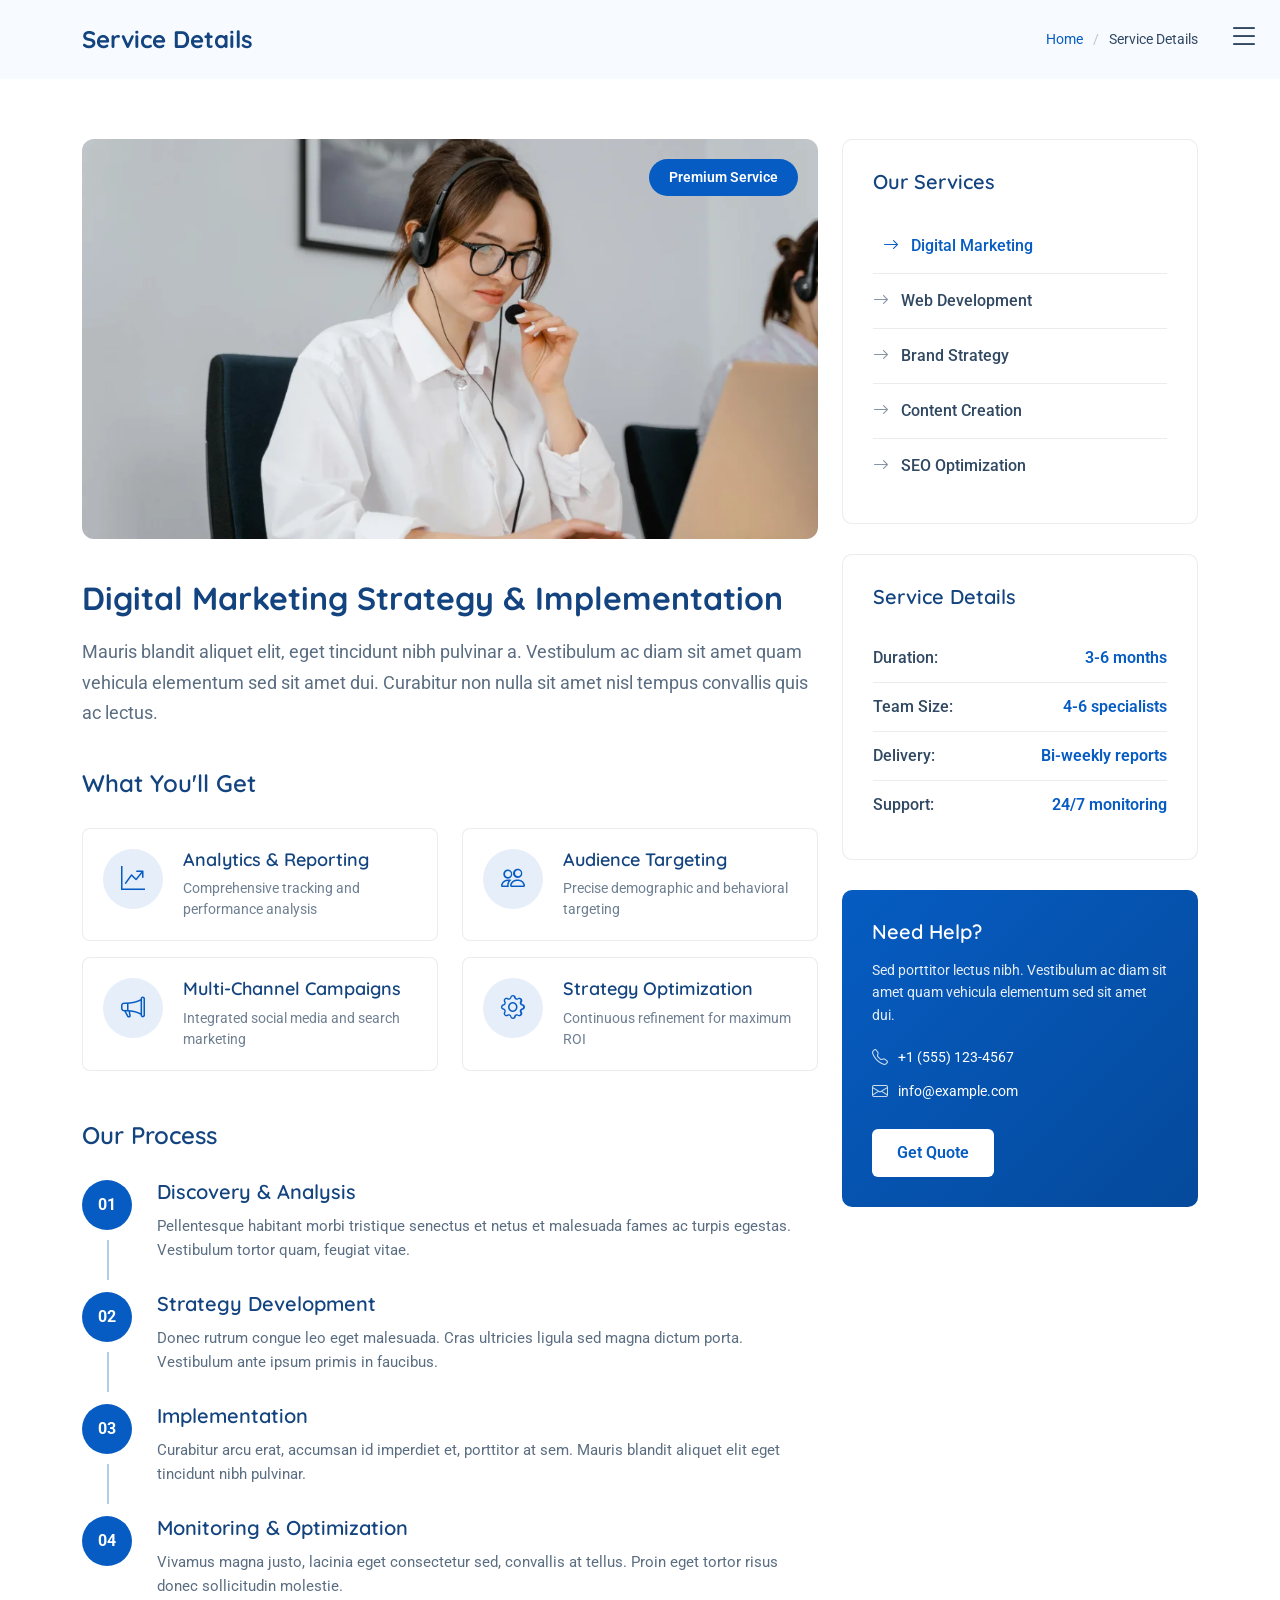
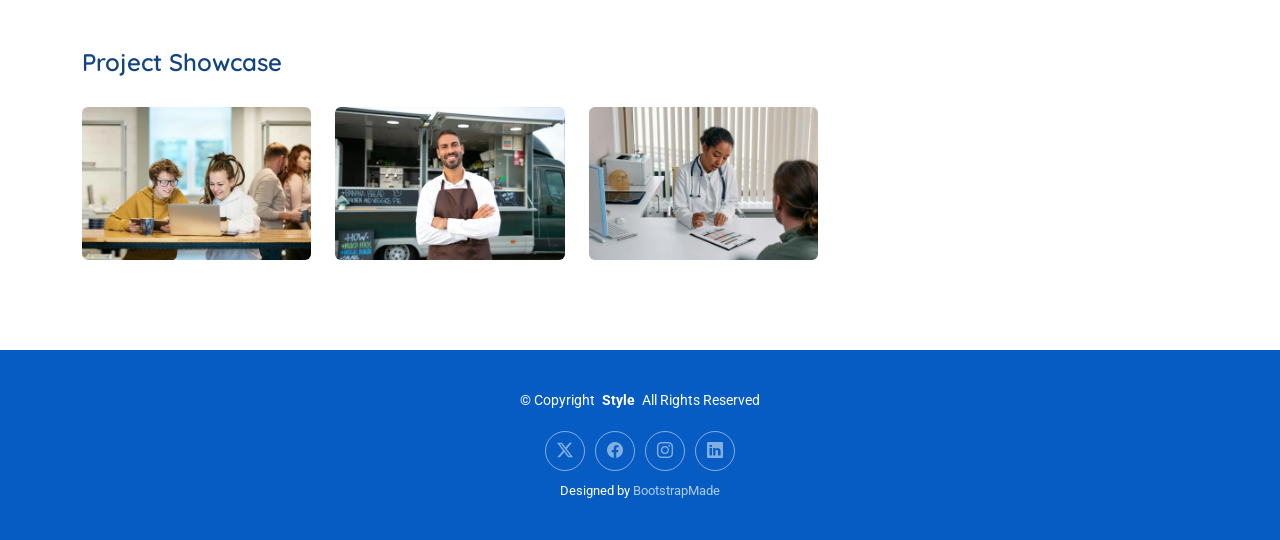
<file: service-details.html>
<!DOCTYPE html>
<html lang="en">

<head>
  <meta charset="utf-8">
  <meta content="width=device-width, initial-scale=1.0" name="viewport">
  <title>Service Details - Style Bootstrap Template</title>
  <meta name="description" content="">
  <meta name="keywords" content="">

  <!-- Favicons -->
  <link href="assets/img/favicon.png" rel="icon">
  <link href="assets/img/apple-touch-icon.png" rel="apple-touch-icon">

  <!-- Fonts -->
  <link href="https://fonts.googleapis.com" rel="preconnect">
  <link href="https://fonts.gstatic.com" rel="preconnect" crossorigin>
  <link href="https://fonts.googleapis.com/css2?family=Roboto:ital,wght@0,100;0,300;0,400;0,500;0,700;0,900;1,100;1,300;1,400;1,500;1,700;1,900&family=Open+Sans:ital,wght@0,300;0,400;0,500;0,600;0,700;0,800;1,300;1,400;1,500;1,600;1,700;1,800&family=Quicksand:wght@300;400;500;600;700&display=swap" rel="stylesheet">

  <!-- Vendor CSS Files -->
  <link href="assets/vendor/bootstrap/css/bootstrap.min.css" rel="stylesheet">
  <link href="assets/vendor/bootstrap-icons/bootstrap-icons.css" rel="stylesheet">
  <link href="assets/vendor/aos/aos.css" rel="stylesheet">
  <link href="assets/vendor/glightbox/css/glightbox.min.css" rel="stylesheet">
  <link href="assets/vendor/swiper/swiper-bundle.min.css" rel="stylesheet">

  <!-- Main CSS File -->
  <link href="assets/css/main.css" rel="stylesheet">

  <!-- =======================================================
  * Template Name: Style
  * Template URL: https://bootstrapmade.com/style-bootstrap-portfolio-template/
  * Updated: Jul 02 2025 with Bootstrap v5.3.7
  * Author: BootstrapMade.com
  * License: https://bootstrapmade.com/license/
  ======================================================== -->
</head>

<body class="service-details-page">

  <header id="header" class="header d-flex align-items-center fixed-top">
    <div class="container-fluid position-relative d-flex align-items-center justify-content-between">

      <a href="index.html" class="logo d-flex align-items-center">
        <!-- Uncomment the line below if you also wish to use an image logo -->
        <!-- <img src="assets/img/logo.webp" alt=""> -->
        <!-- Uncomment the line below if you also wish to use an text logo -->
        <!-- <h1 class="sitename">Style</h1>  -->
      </a>

      <nav id="navmenu" class="navmenu">

        <div class="profile-img">
          <img src="assets/img/profile/profile-square-1.webp" alt="" class="img-fluid rounded-circle">
        </div>

        <a href="index.html" class="logo d-flex align-items-center justify-content-center">
          <!-- Uncomment the line below if you also wish to use an image logo -->
          <!-- <img src="assets/img/logo.webp" alt=""> -->
          <h1 class="sitename">Alex Smith</h1>
        </a>

        <div class="social-links text-center">
          <a href="#" class="twitter"><i class="bi bi-twitter-x"></i></a>
          <a href="#" class="facebook"><i class="bi bi-facebook"></i></a>
          <a href="#" class="instagram"><i class="bi bi-instagram"></i></a>
          <a href="#" class="google-plus"><i class="bi bi-skype"></i></a>
          <a href="#" class="linkedin"><i class="bi bi-linkedin"></i></a>
        </div>

        <ul>
          <li><a href="#hero">Home</a></li>
          <li><a href="#about">About</a></li>
          <li><a href="#resume">Resume</a></li>
          <li><a href="#portfolio">Portfolio</a></li>
          <li><a href="#services">Services</a></li>
          <li class="dropdown"><a href="#"><span>Dropdown</span> <i class="bi bi-chevron-down toggle-dropdown"></i></a>
            <ul>
              <li><a href="#">Dropdown 1</a></li>
              <li class="dropdown"><a href="#"><span>Deep Dropdown</span> <i class="bi bi-chevron-down toggle-dropdown"></i></a>
                <ul>
                  <li><a href="#">Deep Dropdown 1</a></li>
                  <li><a href="#">Deep Dropdown 2</a></li>
                  <li><a href="#">Deep Dropdown 3</a></li>
                  <li><a href="#">Deep Dropdown 4</a></li>
                  <li><a href="#">Deep Dropdown 5</a></li>
                </ul>
              </li>
              <li><a href="#">Dropdown 2</a></li>
              <li><a href="#">Dropdown 3</a></li>
              <li><a href="#">Dropdown 4</a></li>
            </ul>
          </li>
          <li><a href="#contact">Contact</a></li>
        </ul>
        <i class="mobile-nav-toggle d-xl-none bi bi-list"></i>
      </nav>

    </div>
  </header>

  <main class="main">

    <!-- Page Title -->
    <div class="page-title light-background">
      <div class="container d-lg-flex justify-content-between align-items-center">
        <h1 class="mb-2 mb-lg-0">Service Details</h1>
        <nav class="breadcrumbs">
          <ol>
            <li><a href="index.html">Home</a></li>
            <li class="current">Service Details</li>
          </ol>
        </nav>
      </div>
    </div><!-- End Page Title -->

    <!-- Service Details Section -->
    <section id="service-details" class="service-details section">

      <div class="container" data-aos="fade-up" data-aos-delay="100">

        <div class="row gy-5">

          <div class="col-lg-8" data-aos="fade-up" data-aos-delay="200">
            <div class="service-hero">
              <img src="assets/img/services/services-7.webp" alt="" class="img-fluid">
              <div class="service-badge">
                <span>Premium Service</span>
              </div>
            </div>

            <div class="service-content">
              <div class="service-header">
                <h2>Digital Marketing Strategy &amp; Implementation</h2>
                <p class="service-intro">Mauris blandit aliquet elit, eget tincidunt nibh pulvinar a. Vestibulum ac diam sit amet quam vehicula elementum sed sit amet dui. Curabitur non nulla sit amet nisl tempus convallis quis ac lectus.</p>
              </div>

              <div class="service-features">
                <h4>What You'll Get</h4>
                <div class="row gy-3">
                  <div class="col-md-6">
                    <div class="feature-item">
                      <div class="feature-icon">
                        <i class="bi bi-graph-up-arrow"></i>
                      </div>
                      <div class="feature-content">
                        <h5>Analytics &amp; Reporting</h5>
                        <p>Comprehensive tracking and performance analysis</p>
                      </div>
                    </div>
                  </div>
                  <div class="col-md-6">
                    <div class="feature-item">
                      <div class="feature-icon">
                        <i class="bi bi-people"></i>
                      </div>
                      <div class="feature-content">
                        <h5>Audience Targeting</h5>
                        <p>Precise demographic and behavioral targeting</p>
                      </div>
                    </div>
                  </div>
                  <div class="col-md-6">
                    <div class="feature-item">
                      <div class="feature-icon">
                        <i class="bi bi-megaphone"></i>
                      </div>
                      <div class="feature-content">
                        <h5>Multi-Channel Campaigns</h5>
                        <p>Integrated social media and search marketing</p>
                      </div>
                    </div>
                  </div>
                  <div class="col-md-6">
                    <div class="feature-item">
                      <div class="feature-icon">
                        <i class="bi bi-gear"></i>
                      </div>
                      <div class="feature-content">
                        <h5>Strategy Optimization</h5>
                        <p>Continuous refinement for maximum ROI</p>
                      </div>
                    </div>
                  </div>
                </div>
              </div>

              <div class="service-process">
                <h4>Our Process</h4>
                <div class="process-steps">
                  <div class="process-step">
                    <div class="step-number">01</div>
                    <div class="step-content">
                      <h5>Discovery &amp; Analysis</h5>
                      <p>Pellentesque habitant morbi tristique senectus et netus et malesuada fames ac turpis egestas. Vestibulum tortor quam, feugiat vitae.</p>
                    </div>
                  </div>
                  <div class="process-step">
                    <div class="step-number">02</div>
                    <div class="step-content">
                      <h5>Strategy Development</h5>
                      <p>Donec rutrum congue leo eget malesuada. Cras ultricies ligula sed magna dictum porta. Vestibulum ante ipsum primis in faucibus.</p>
                    </div>
                  </div>
                  <div class="process-step">
                    <div class="step-number">03</div>
                    <div class="step-content">
                      <h5>Implementation</h5>
                      <p>Curabitur arcu erat, accumsan id imperdiet et, porttitor at sem. Mauris blandit aliquet elit eget tincidunt nibh pulvinar.</p>
                    </div>
                  </div>
                  <div class="process-step">
                    <div class="step-number">04</div>
                    <div class="step-content">
                      <h5>Monitoring &amp; Optimization</h5>
                      <p>Vivamus magna justo, lacinia eget consectetur sed, convallis at tellus. Proin eget tortor risus donec sollicitudin molestie.</p>
                    </div>
                  </div>
                </div>
              </div>

              <div class="service-gallery" data-aos="fade-up" data-aos-delay="300">
                <h4>Project Showcase</h4>
                <div class="row gy-3">
                  <div class="col-md-4">
                    <img src="assets/img/services/services-2.webp" alt="" class="img-fluid rounded">
                  </div>
                  <div class="col-md-4">
                    <img src="assets/img/services/services-8.webp" alt="" class="img-fluid rounded">
                  </div>
                  <div class="col-md-4">
                    <img src="assets/img/services/services-11.webp" alt="" class="img-fluid rounded">
                  </div>
                </div>
              </div>
            </div>
          </div>

          <div class="col-lg-4" data-aos="fade-up" data-aos-delay="400">
            <div class="service-sidebar">

              <div class="service-menu">
                <h4>Our Services</h4>
                <div class="menu-list">
                  <a href="#" class="menu-item active">
                    <i class="bi bi-arrow-right"></i>
                    <span>Digital Marketing</span>
                  </a>
                  <a href="#" class="menu-item">
                    <i class="bi bi-arrow-right"></i>
                    <span>Web Development</span>
                  </a>
                  <a href="#" class="menu-item">
                    <i class="bi bi-arrow-right"></i>
                    <span>Brand Strategy</span>
                  </a>
                  <a href="#" class="menu-item">
                    <i class="bi bi-arrow-right"></i>
                    <span>Content Creation</span>
                  </a>
                  <a href="#" class="menu-item">
                    <i class="bi bi-arrow-right"></i>
                    <span>SEO Optimization</span>
                  </a>
                </div>
              </div>

              <div class="service-info">
                <h4>Service Details</h4>
                <div class="info-list">
                  <div class="info-item">
                    <span class="info-label">Duration:</span>
                    <span class="info-value">3-6 months</span>
                  </div>
                  <div class="info-item">
                    <span class="info-label">Team Size:</span>
                    <span class="info-value">4-6 specialists</span>
                  </div>
                  <div class="info-item">
                    <span class="info-label">Delivery:</span>
                    <span class="info-value">Bi-weekly reports</span>
                  </div>
                  <div class="info-item">
                    <span class="info-label">Support:</span>
                    <span class="info-value">24/7 monitoring</span>
                  </div>
                </div>
              </div>

              <div class="contact-card">
                <div class="contact-content">
                  <h4>Need Help?</h4>
                  <p>Sed porttitor lectus nibh. Vestibulum ac diam sit amet quam vehicula elementum sed sit amet dui.</p>
                  <div class="contact-info">
                    <div class="contact-item">
                      <i class="bi bi-telephone"></i>
                      <span>+1 (555) 123-4567</span>
                    </div>
                    <div class="contact-item">
                      <i class="bi bi-envelope"></i>
                      <span>info@example.com</span>
                    </div>
                  </div>
                  <a href="#" class="btn btn-primary">Get Quote</a>
                </div>
              </div>

            </div>
          </div>

        </div>

      </div>

    </section><!-- /Service Details Section -->

  </main>

  <footer id="footer" class="footer dark-background">

    <div class="container">
      <div class="copyright text-center ">
        <p>© <span>Copyright</span> <strong class="px-1 sitename">Style</strong> <span>All Rights Reserved</span></p>
      </div>
      <div class="social-links d-flex justify-content-center">
        <a href=""><i class="bi bi-twitter-x"></i></a>
        <a href=""><i class="bi bi-facebook"></i></a>
        <a href=""><i class="bi bi-instagram"></i></a>
        <a href=""><i class="bi bi-linkedin"></i></a>
      </div>
      <div class="credits">
        <!-- All the links in the footer should remain intact. -->
        <!-- You can delete the links only if you've purchased the pro version. -->
        <!-- Licensing information: https://bootstrapmade.com/license/ -->
        <!-- Purchase the pro version with working PHP/AJAX contact form: [buy-url] -->
        Designed by <a href="https://bootstrapmade.com/">BootstrapMade</a>
      </div>
    </div>

  </footer>

  <!-- Scroll Top -->
  <a href="#" id="scroll-top" class="scroll-top d-flex align-items-center justify-content-center"><i class="bi bi-arrow-up-short"></i></a>

  <!-- Vendor JS Files -->
  <script src="assets/vendor/bootstrap/js/bootstrap.bundle.min.js"></script>
  <script src="assets/vendor/php-email-form/validate.js"></script>
  <script src="assets/vendor/aos/aos.js"></script>
  <script src="assets/vendor/purecounter/purecounter_vanilla.js"></script>
  <script src="assets/vendor/typed.js/typed.umd.js"></script>
  <script src="assets/vendor/waypoints/noframework.waypoints.js"></script>
  <script src="assets/vendor/glightbox/js/glightbox.min.js"></script>
  <script src="assets/vendor/imagesloaded/imagesloaded.pkgd.min.js"></script>
  <script src="assets/vendor/isotope-layout/isotope.pkgd.min.js"></script>
  <script src="assets/vendor/swiper/swiper-bundle.min.js"></script>

  <!-- Main JS File -->
  <script src="assets/js/main.js"></script>

</body>

</html>
</file>
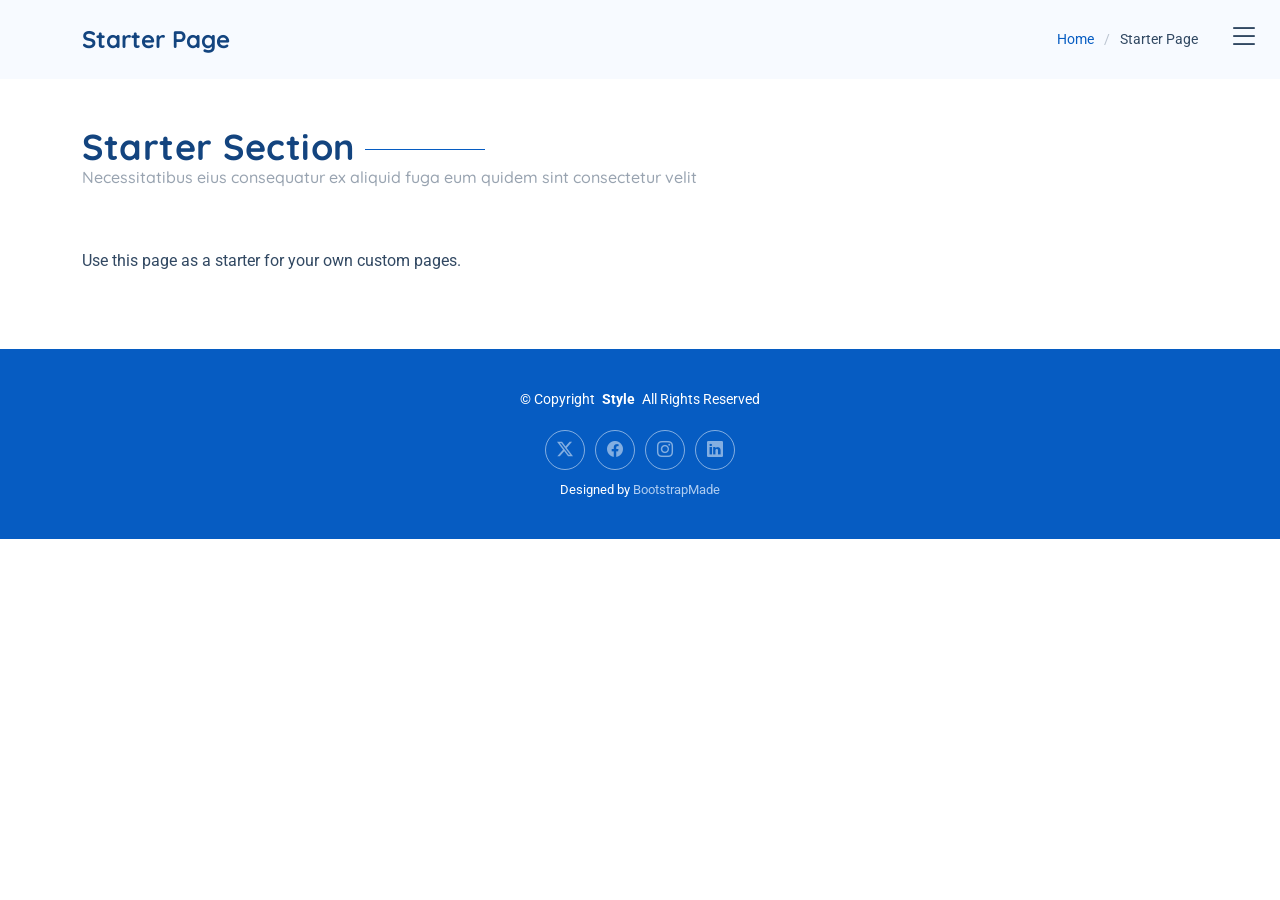
<file: starter-page.html>
<!DOCTYPE html>
<html lang="en">

<head>
  <meta charset="utf-8">
  <meta content="width=device-width, initial-scale=1.0" name="viewport">
  <title>Starter Page - Style Bootstrap Template</title>
  <meta name="description" content="">
  <meta name="keywords" content="">

  <!-- Favicons -->
  <link href="assets/img/favicon.png" rel="icon">
  <link href="assets/img/apple-touch-icon.png" rel="apple-touch-icon">

  <!-- Fonts -->
  <link href="https://fonts.googleapis.com" rel="preconnect">
  <link href="https://fonts.gstatic.com" rel="preconnect" crossorigin>
  <link href="https://fonts.googleapis.com/css2?family=Roboto:ital,wght@0,100;0,300;0,400;0,500;0,700;0,900;1,100;1,300;1,400;1,500;1,700;1,900&family=Open+Sans:ital,wght@0,300;0,400;0,500;0,600;0,700;0,800;1,300;1,400;1,500;1,600;1,700;1,800&family=Quicksand:wght@300;400;500;600;700&display=swap" rel="stylesheet">

  <!-- Vendor CSS Files -->
  <link href="assets/vendor/bootstrap/css/bootstrap.min.css" rel="stylesheet">
  <link href="assets/vendor/bootstrap-icons/bootstrap-icons.css" rel="stylesheet">
  <link href="assets/vendor/aos/aos.css" rel="stylesheet">
  <link href="assets/vendor/glightbox/css/glightbox.min.css" rel="stylesheet">
  <link href="assets/vendor/swiper/swiper-bundle.min.css" rel="stylesheet">

  <!-- Main CSS File -->
  <link href="assets/css/main.css" rel="stylesheet">

  <!-- =======================================================
  * Template Name: Style
  * Template URL: https://bootstrapmade.com/style-bootstrap-portfolio-template/
  * Updated: Jul 02 2025 with Bootstrap v5.3.7
  * Author: BootstrapMade.com
  * License: https://bootstrapmade.com/license/
  ======================================================== -->
</head>

<body class="starter-page-page">

  <header id="header" class="header d-flex align-items-center fixed-top">
    <div class="container-fluid position-relative d-flex align-items-center justify-content-between">

      <a href="index.html" class="logo d-flex align-items-center">
        <!-- Uncomment the line below if you also wish to use an image logo -->
        <!-- <img src="assets/img/logo.webp" alt=""> -->
        <!-- Uncomment the line below if you also wish to use an text logo -->
        <!-- <h1 class="sitename">Style</h1>  -->
      </a>

      <nav id="navmenu" class="navmenu">

        <div class="profile-img">
          <img src="assets/img/profile/profile-square-1.webp" alt="" class="img-fluid rounded-circle">
        </div>

        <a href="index.html" class="logo d-flex align-items-center justify-content-center">
          <!-- Uncomment the line below if you also wish to use an image logo -->
          <!-- <img src="assets/img/logo.webp" alt=""> -->
          <h1 class="sitename">Alex Smith</h1>
        </a>

        <div class="social-links text-center">
          <a href="#" class="twitter"><i class="bi bi-twitter-x"></i></a>
          <a href="#" class="facebook"><i class="bi bi-facebook"></i></a>
          <a href="#" class="instagram"><i class="bi bi-instagram"></i></a>
          <a href="#" class="google-plus"><i class="bi bi-skype"></i></a>
          <a href="#" class="linkedin"><i class="bi bi-linkedin"></i></a>
        </div>

        <ul>
          <li><a href="#hero">Home</a></li>
          <li><a href="#about">About</a></li>
          <li><a href="#resume">Resume</a></li>
          <li><a href="#portfolio">Portfolio</a></li>
          <li><a href="#services">Services</a></li>
          <li class="dropdown"><a href="#"><span>Dropdown</span> <i class="bi bi-chevron-down toggle-dropdown"></i></a>
            <ul>
              <li><a href="#">Dropdown 1</a></li>
              <li class="dropdown"><a href="#"><span>Deep Dropdown</span> <i class="bi bi-chevron-down toggle-dropdown"></i></a>
                <ul>
                  <li><a href="#">Deep Dropdown 1</a></li>
                  <li><a href="#">Deep Dropdown 2</a></li>
                  <li><a href="#">Deep Dropdown 3</a></li>
                  <li><a href="#">Deep Dropdown 4</a></li>
                  <li><a href="#">Deep Dropdown 5</a></li>
                </ul>
              </li>
              <li><a href="#">Dropdown 2</a></li>
              <li><a href="#">Dropdown 3</a></li>
              <li><a href="#">Dropdown 4</a></li>
            </ul>
          </li>
          <li><a href="#contact">Contact</a></li>
        </ul>
        <i class="mobile-nav-toggle d-xl-none bi bi-list"></i>
      </nav>

    </div>
  </header>

  <main class="main">

    <!-- Page Title -->
    <div class="page-title light-background">
      <div class="container d-lg-flex justify-content-between align-items-center">
        <h1 class="mb-2 mb-lg-0">Starter Page</h1>
        <nav class="breadcrumbs">
          <ol>
            <li><a href="index.html">Home</a></li>
            <li class="current">Starter Page</li>
          </ol>
        </nav>
      </div>
    </div><!-- End Page Title -->

    <!-- Starter Section Section -->
    <section id="starter-section" class="starter-section section">

      <!-- Section Title -->
      <div class="container section-title">
        <h2>Starter Section</h2>
        <p>Necessitatibus eius consequatur ex aliquid fuga eum quidem sint consectetur velit</p>
      </div><!-- End Section Title -->

      <div class="container" data-aos="fade-up">
        <p>Use this page as a starter for your own custom pages.</p>
      </div>

    </section><!-- /Starter Section Section -->

  </main>

  <footer id="footer" class="footer dark-background">

    <div class="container">
      <div class="copyright text-center ">
        <p>© <span>Copyright</span> <strong class="px-1 sitename">Style</strong> <span>All Rights Reserved</span></p>
      </div>
      <div class="social-links d-flex justify-content-center">
        <a href=""><i class="bi bi-twitter-x"></i></a>
        <a href=""><i class="bi bi-facebook"></i></a>
        <a href=""><i class="bi bi-instagram"></i></a>
        <a href=""><i class="bi bi-linkedin"></i></a>
      </div>
      <div class="credits">
        <!-- All the links in the footer should remain intact. -->
        <!-- You can delete the links only if you've purchased the pro version. -->
        <!-- Licensing information: https://bootstrapmade.com/license/ -->
        <!-- Purchase the pro version with working PHP/AJAX contact form: [buy-url] -->
        Designed by <a href="https://bootstrapmade.com/">BootstrapMade</a>
      </div>
    </div>

  </footer>

  <!-- Scroll Top -->
  <a href="#" id="scroll-top" class="scroll-top d-flex align-items-center justify-content-center"><i class="bi bi-arrow-up-short"></i></a>

  <!-- Vendor JS Files -->
  <script src="assets/vendor/bootstrap/js/bootstrap.bundle.min.js"></script>
  <script src="assets/vendor/php-email-form/validate.js"></script>
  <script src="assets/vendor/aos/aos.js"></script>
  <script src="assets/vendor/purecounter/purecounter_vanilla.js"></script>
  <script src="assets/vendor/typed.js/typed.umd.js"></script>
  <script src="assets/vendor/waypoints/noframework.waypoints.js"></script>
  <script src="assets/vendor/glightbox/js/glightbox.min.js"></script>
  <script src="assets/vendor/imagesloaded/imagesloaded.pkgd.min.js"></script>
  <script src="assets/vendor/isotope-layout/isotope.pkgd.min.js"></script>
  <script src="assets/vendor/swiper/swiper-bundle.min.js"></script>

  <!-- Main JS File -->
  <script src="assets/js/main.js"></script>

</body>

</html>
</file>
<file: assets/css/main.css>
/**
* Template Name: Style
* Template URL: https://bootstrapmade.com/style-bootstrap-portfolio-template/
* Updated: Jul 02 2025 with Bootstrap v5.3.7
* Author: BootstrapMade.com
* License: https://bootstrapmade.com/license/
*/

@charset "UTF-8";

/*--------------------------------------------------------------
# Font & Color Variables
# Help: https://bootstrapmade.com/color-system/
--------------------------------------------------------------*/
/* Fonts */
:root {
  --default-font: "Roboto",  system-ui, -apple-system, "Segoe UI", Roboto, "Helvetica Neue", Arial, "Noto Sans", "Liberation Sans", sans-serif, "Apple Color Emoji", "Segoe UI Emoji", "Segoe UI Symbol", "Noto Color Emoji";
  --heading-font: "Quicksand",  sans-serif;
  --nav-font: "Open Sans",  sans-serif;
}

/* Global Colors - The following color variables are used throughout the website. Updating them here will change the color scheme of the entire website */
:root { 
  --background-color: #ffffff; /* Background color for the entire website, including individual sections */
  --default-color: #314862; /* Default color used for the majority of the text content across the entire website */
  --heading-color: #13447f; /* Color for headings, subheadings and title throughout the website */
  --accent-color: #065cc2; /* Accent color that represents your brand on the website. It's used for buttons, links, and other elements that need to stand out */
  --surface-color: #ffffff; /* The surface color is used as a background of boxed elements within sections, such as cards, icon boxes, or other elements that require a visual separation from the global background. */
  --contrast-color: #ffffff; /* Contrast color for text, ensuring readability against backgrounds of accent, heading, or default colors. */
}

/* Nav Menu Colors - The following color variables are used specifically for the navigation menu. They are separate from the global colors to allow for more customization options */
:root {
  --nav-color: #314862;  /* The default color of the main navmenu links */
  --nav-hover-color: #065cc2; /* Applied to main navmenu links when they are hovered over or active */
  --nav-mobile-background-color: #11427d; /* Used as the background color for mobile navigation menu */
  --nav-dropdown-background-color: #065cc2; /* Used as the background color for dropdown items that appear when hovering over primary navigation items */
  --nav-dropdown-color: #acc4e0; /* Used for navigation links of the dropdown items in the navigation menu. */
  --nav-dropdown-hover-color: #ffffff; /* Similar to --nav-hover-color, this color is applied to dropdown navigation links when they are hovered over. */
}

/* Color Presets - These classes override global colors when applied to any section or element, providing reuse of the sam color scheme. */

.light-background {
  --background-color: #f7faff;
  --surface-color: #ffffff;
}

.dark-background {
  --background-color: #065cc2;
  --default-color: #ffffff;
  --heading-color: #ffffff;
  --accent-color: #afcdf1;
  --surface-color: #2973cc;
  --contrast-color: #ffffff;
}

/* Smooth scroll */
:root {
  scroll-behavior: smooth;
}

/*--------------------------------------------------------------
# General Styling & Shared Classes
--------------------------------------------------------------*/
body {
  color: var(--default-color);
  background-color: var(--background-color);
  font-family: var(--default-font);
}

a {
  color: var(--accent-color);
  text-decoration: none;
  transition: 0.3s;
}

a:hover {
  color: color-mix(in srgb, var(--accent-color), transparent 25%);
  text-decoration: none;
}

h1,
h2,
h3,
h4,
h5,
h6 {
  color: var(--heading-color);
  font-family: var(--heading-font);
}

/* PHP Email Form Messages
------------------------------*/
.php-email-form .error-message {
  display: none;
  background: #df1529;
  color: #ffffff;
  text-align: left;
  padding: 15px;
  margin-bottom: 24px;
  font-weight: 600;
}

.php-email-form .sent-message {
  display: none;
  color: #ffffff;
  background: #059652;
  text-align: center;
  padding: 15px;
  margin-bottom: 24px;
  font-weight: 600;
}

.php-email-form .loading {
  display: none;
  background: var(--surface-color);
  text-align: center;
  padding: 15px;
  margin-bottom: 24px;
}

.php-email-form .loading:before {
  content: "";
  display: inline-block;
  border-radius: 50%;
  width: 24px;
  height: 24px;
  margin: 0 10px -6px 0;
  border: 3px solid var(--accent-color);
  border-top-color: var(--surface-color);
  animation: php-email-form-loading 1s linear infinite;
}

@keyframes php-email-form-loading {
  0% {
    transform: rotate(0deg);
  }

  100% {
    transform: rotate(360deg);
  }
}

/*--------------------------------------------------------------
# Global Header
--------------------------------------------------------------*/
.header {
  --background-color: rgba(255, 255, 255, 0);
  color: var(--default-color);
  background-color: var(--background-color);
  padding: 15px 0;
  transition: all 0.5s;
  z-index: 997;
}

.header .logo {
  line-height: 1;
}

.header .logo img {
  max-height: 32px;
  margin-right: 8px;
}

.header .logo h1 {
  font-size: 30px;
  margin: 0;
  font-weight: 700;
  color: var(--heading-color);
}

/*--------------------------------------------------------------
# Navigation Menu
--------------------------------------------------------------*/
/* Navmenu */
.mobile-nav-toggle {
  color: var(--nav-color);
  position: fixed;
  top: 20px;
  right: 20px;
  font-size: 32px;
  line-height: 0;
  cursor: pointer;
  display: block !important;
  z-index: 998;
  transition: 0.3s;
}

.mobile-nav-toggle:hover {
  color: var(--nav-hover-color);
}

.navmenu {
  position: fixed;
  top: 0;
  bottom: 0;
  right: -300px;
  z-index: 997;
  transition: 0.3s;
  width: 300px;
  overflow: hidden;
}

.navmenu .profile-img img {
  margin: 15px auto;
  display: block;
  width: 160px;
  border: 8px solid color-mix(in srgb, var(--contrast-color), transparent 85%);
}

.navmenu .logo {
  line-height: 1;
  margin-bottom: 15px;
}

.navmenu .logo img {
  max-height: 32px;
  margin-right: 8px;
}

.navmenu .logo h1 {
  font-size: 24px;
  margin: 0;
  font-weight: 700;
  color: var(--contrast-color);
}

.navmenu .social-links {
  margin: 0 0 20px 0;
}

.navmenu .social-links a {
  font-size: 16px;
  display: inline-flex;
  align-items: center;
  justify-content: center;
  padding: 0;
  background: color-mix(in srgb, var(--contrast-color), transparent 90%);
  color: var(--contrast-color);
  margin: 0 2px;
  border-radius: 50%;
  width: 40px;
  height: 40px;
  transition: 0.3s;
}

.navmenu .social-links a i {
  margin: 0;
}

.navmenu .social-links a:hover {
  color: var(--contrast-color);
  background: var(--accent-color);
}

.navmenu ul {
  display: block;
  list-style: none;
  padding: 10px 0;
  margin: 0;
  overflow-y: auto;
  transition: 0.3s;
  z-index: 998;
}

.navmenu a,
.navmenu a:focus {
  color: var(--nav-dropdown-color);
  padding: 10px 20px;
  font-family: var(--nav-font);
  font-size: 17px;
  font-weight: 500;
  display: flex;
  align-items: center;
  justify-content: space-between;
  white-space: nowrap;
  transition: 0.3s;
}

.navmenu a i,
.navmenu a:focus i {
  font-size: 12px;
  line-height: 0;
  margin-left: 5px;
  width: 30px;
  height: 30px;
  display: flex;
  align-items: center;
  justify-content: center;
  border-radius: 50%;
  transition: 0.3s;
  background-color: color-mix(in srgb, var(--accent-color), transparent 90%);
}

.navmenu a i:hover,
.navmenu a:focus i:hover {
  background-color: var(--accent-color);
  color: var(--contrast-color);
}

.navmenu a:hover,
.navmenu .active,
.navmenu .active:focus {
  color: var(--nav-dropdown-hover-color);
}

.navmenu .active i,
.navmenu .active:focus i {
  background-color: var(--accent-color);
  color: var(--contrast-color);
  transform: rotate(180deg);
}

.navmenu .dropdown ul {
  position: static;
  display: none;
  z-index: 99;
  padding: 10px 0;
  margin: 10px 20px;
  box-shadow: none;
  transition: all 0.5s ease-in-out;
}

.navmenu .dropdown>.dropdown-active {
  display: block;
  background-color: var(--nav-dropdown-background-color);
  border: 1px solid color-mix(in srgb, var(--nav-dropdown-color), transparent 90%);
}

.mobile-nav-active {
  overflow: hidden;
}

.mobile-nav-active .mobile-nav-toggle {
  right: 310px;
  font-size: 36px;
}

.mobile-nav-active .navmenu {
  position: fixed;
  overflow: hidden;
  top: 0;
  bottom: 0;
  right: 0;
  background-color: var(--nav-mobile-background-color);
  transition: 0.3s;
}

/*--------------------------------------------------------------
# Global Footer
--------------------------------------------------------------*/
.footer {
  color: var(--default-color);
  background-color: var(--background-color);
  font-size: 14px;
  padding: 40px 0;
  position: relative;
}

.footer .copyright p {
  margin-bottom: 0;
}

.footer .social-links {
  margin-top: 20px;
}

.footer .social-links a {
  display: flex;
  align-items: center;
  justify-content: center;
  width: 40px;
  height: 40px;
  border-radius: 50%;
  border: 1px solid color-mix(in srgb, var(--default-color), transparent 50%);
  font-size: 16px;
  color: color-mix(in srgb, var(--default-color), transparent 50%);
  margin: 0 5px;
  transition: 0.3s;
}

.footer .social-links a:hover {
  color: var(--accent-color);
  border-color: var(--accent-color);
}

.footer .credits {
  margin-top: 10px;
  font-size: 13px;
  text-align: center;
}

/*--------------------------------------------------------------
# Scroll Top Button
--------------------------------------------------------------*/
.scroll-top {
  position: fixed;
  visibility: hidden;
  opacity: 0;
  right: 15px;
  bottom: -15px;
  z-index: 99999;
  background-color: var(--accent-color);
  width: 44px;
  height: 44px;
  border-radius: 50px;
  transition: all 0.4s;
}

.scroll-top i {
  font-size: 24px;
  color: var(--contrast-color);
  line-height: 0;
}

.scroll-top:hover {
  background-color: color-mix(in srgb, var(--accent-color), transparent 20%);
  color: var(--contrast-color);
}

.scroll-top.active {
  visibility: visible;
  opacity: 1;
  bottom: 15px;
}

/*--------------------------------------------------------------
# Disable aos animation delay on mobile devices
--------------------------------------------------------------*/
@media screen and (max-width: 768px) {
  [data-aos-delay] {
    transition-delay: 0 !important;
  }
}

/*--------------------------------------------------------------
# Global Page Titles & Breadcrumbs
--------------------------------------------------------------*/
.page-title {
  color: var(--default-color);
  background-color: var(--background-color);
  padding: 25px 0;
  position: relative;
}

.page-title h1 {
  font-size: 24px;
  font-weight: 700;
}

.page-title .breadcrumbs ol {
  display: flex;
  flex-wrap: wrap;
  list-style: none;
  padding: 0;
  margin: 0;
  font-size: 14px;
  font-weight: 400;
}

.page-title .breadcrumbs ol li+li {
  padding-left: 10px;
}

.page-title .breadcrumbs ol li+li::before {
  content: "/";
  display: inline-block;
  padding-right: 10px;
  color: color-mix(in srgb, var(--default-color), transparent 70%);
}

/*--------------------------------------------------------------
# Global Sections
--------------------------------------------------------------*/
section,
.section {
  color: var(--default-color);
  background-color: var(--background-color);
  padding: 60px 0;
  overflow: clip;
}

/*--------------------------------------------------------------
# Global Section Titles
--------------------------------------------------------------*/
.section-title {
  padding-bottom: 60px;
  position: relative;
}

.section-title h2 {
  font-size: 36px;
  font-weight: 700;
  padding: 0;
  line-height: 1px;
  margin: 0;
  letter-spacing: 0.5px;
  position: relative;
}

.section-title h2::after {
  content: "";
  width: 120px;
  height: 1px;
  display: inline-block;
  background: var(--accent-color);
  margin: 10px 10px;
}

.section-title p {
  color: color-mix(in srgb, var(--default-color), transparent 50%);
  margin: 5px 0 0 0;
  font-size: 16px;
  font-weight: 500;
  font-family: var(--heading-font);
}

/*--------------------------------------------------------------
# Hero Section
--------------------------------------------------------------*/
.hero {
  padding: 120px 0;
  position: relative;
  overflow: hidden;
  min-height: 100vh;
  display: flex;
  align-items: center;
}

.hero::before {
  content: "";
  position: absolute;
  top: 0;
  left: 0;
  right: 0;
  bottom: 0;
  background: url("../img/bg/abstract-bg-1.webp") no-repeat center center;
  background-size: cover;
  opacity: 0.08;
  z-index: 1;
}

.hero .container {
  position: relative;
  z-index: 2;
}

@media (max-width: 991px) {
  .hero .hero-content {
    padding: 60px 30px;
    text-align: center;
  }
}

@media (max-width: 576px) {
  .hero .hero-content {
    padding: 40px 20px;
  }
}

.hero .content-wrapper {
  max-width: 600px;
}

.hero .hero-title {
  font-size: 3.5rem;
  font-weight: 700;
  margin-bottom: 1.5rem;
  line-height: 1.2;
}

@media (max-width: 768px) {
  .hero .hero-title {
    font-size: 2.8rem;
  }
}

@media (max-width: 576px) {
  .hero .hero-title {
    font-size: 2.2rem;
  }
}

.hero .hero-title .typed {
  color: var(--accent-color);
  position: relative;
}

.hero .lead {
  font-size: 1.2rem;
  color: color-mix(in srgb, var(--default-color), transparent 20%);
  margin-bottom: 3rem;
  line-height: 1.6;
}

@media (max-width: 768px) {
  .hero .lead {
    font-size: 1.1rem;
    margin-bottom: 2rem;
  }
}

.hero .hero-stats {
  display: flex;
  gap: 2rem;
  margin-bottom: 3rem;
}

@media (max-width: 768px) {
  .hero .hero-stats {
    justify-content: center;
    gap: 1.5rem;
    margin-bottom: 2rem;
  }
}

@media (max-width: 576px) {
  .hero .hero-stats {
    flex-direction: column;
    gap: 1rem;
  }
}

.hero .hero-stats .stat-item {
  display: flex;
  flex-direction: column;
  align-items: center;
}

.hero .hero-stats .stat-item .purecounter {
  font-size: 2rem;
  font-weight: 700;
  color: var(--accent-color);
  line-height: 1;
}

.hero .hero-stats .stat-item .stat-label {
  font-size: 0.9rem;
  color: color-mix(in srgb, var(--default-color), transparent 40%);
  margin-top: 0.25rem;
}

.hero .hero-actions {
  display: flex;
  gap: 1rem;
  margin-bottom: 3rem;
}

@media (max-width: 768px) {
  .hero .hero-actions {
    justify-content: center;
    margin-bottom: 2rem;
  }
}

@media (max-width: 576px) {
  .hero .hero-actions {
    flex-direction: column;
    align-items: center;
  }
}

.hero .hero-actions .btn {
  padding: 12px 30px;
  font-weight: 600;
  border-radius: 50px;
  text-decoration: none;
  transition: all 0.3s ease;
}

.hero .hero-actions .btn.btn-primary {
  background-color: var(--accent-color);
  color: var(--contrast-color);
  border: 2px solid var(--accent-color);
}

.hero .hero-actions .btn.btn-primary:hover {
  background-color: transparent;
  color: var(--accent-color);
}

.hero .hero-actions .btn.btn-outline {
  background-color: transparent;
  color: var(--default-color);
  border: 2px solid color-mix(in srgb, var(--default-color), transparent 70%);
}

.hero .hero-actions .btn.btn-outline:hover {
  background-color: var(--accent-color);
  color: var(--contrast-color);
  border-color: var(--accent-color);
}

.hero .social-links {
  display: flex;
  gap: 1rem;
}

@media (max-width: 768px) {
  .hero .social-links {
    justify-content: center;
  }
}

.hero .social-links a {
  width: 45px;
  height: 45px;
  display: flex;
  align-items: center;
  justify-content: center;
  border-radius: 50%;
  background-color: var(--surface-color);
  color: var(--default-color);
  text-decoration: none;
  transition: all 0.3s ease;
  box-shadow: 0 2px 10px color-mix(in srgb, var(--default-color), transparent 90%);
}

.hero .social-links a:hover {
  background-color: var(--accent-color);
  color: var(--contrast-color);
  transform: translateY(-3px);
}

.hero .social-links a i {
  font-size: 1.2rem;
}

.hero .hero-image {
  position: relative;
  display: flex;
  align-items: center;
  justify-content: center;
  padding: 60px 30px;
}

@media (max-width: 991px) {
  .hero .hero-image {
    min-height: auto;
    padding: 40px 30px;
  }
}

.hero .image-container {
  position: relative;
  max-width: 500px;
  width: 100%;
}

.hero .hero-main-image {
  border-radius: 20px;
  box-shadow: 0 20px 60px color-mix(in srgb, var(--default-color), transparent 85%);
  position: relative;
  z-index: 2;
}

.hero .image-overlay {
  position: absolute;
  top: 20px;
  left: 20px;
  right: -20px;
  bottom: -20px;
  background: linear-gradient(45deg, var(--accent-color), color-mix(in srgb, var(--accent-color), transparent 30%));
  border-radius: 20px;
  z-index: 1;
}

.hero .floating-elements {
  position: absolute;
  top: 0;
  left: 0;
  right: 0;
  bottom: 0;
  z-index: 3;
}

.hero .floating-card {
  position: absolute;
  background-color: var(--surface-color);
  padding: 15px 20px;
  border-radius: 15px;
  box-shadow: 0 10px 30px color-mix(in srgb, var(--default-color), transparent 90%);
  display: flex;
  align-items: center;
  gap: 10px;
  white-space: nowrap;
  animation: float 6s ease-in-out infinite;
}

@media (max-width: 768px) {
  .hero .floating-card {
    padding: 10px 15px;
    font-size: 0.9rem;
  }
}

.hero .floating-card i {
  font-size: 1.5rem;
  color: var(--accent-color);
}

@media (max-width: 768px) {
  .hero .floating-card i {
    font-size: 1.2rem;
  }
}

.hero .floating-card span {
  font-weight: 600;
  color: var(--default-color);
}

.hero .floating-card.card-1 {
  top: 7%;
  left: -10%;
  animation-delay: 0s;
}

@media (max-width: 768px) {
  .hero .floating-card.card-1 {
    top: 5%;
    left: -5%;
  }
}

.hero .floating-card.card-2 {
  top: 50%;
  right: -15%;
  animation-delay: 1s;
}

@media (max-width: 768px) {
  .hero .floating-card.card-2 {
    top: 70%;
    right: -10%;
  }
}

.hero .floating-card.card-3 {
  bottom: 15%;
  left: -5%;
  animation-delay: 1s;
}

@media (max-width: 768px) {
  .hero .floating-card.card-3 {
    bottom: 10%;
    left: 0%;
  }
}

@keyframes float {

  0%,
  100% {
    transform: translateY(0px);
  }

  50% {
    transform: translateY(-20px);
  }
}

/*--------------------------------------------------------------
# About Section
--------------------------------------------------------------*/
.about .profile-image-wrapper {
  position: relative;
}

.about .profile-image-wrapper .profile-image {
  position: relative;
  width: 280px;
  height: 280px;
  margin: 0 auto 40px;
  border-radius: 50%;
  overflow: hidden;
  border: 5px solid var(--accent-color);
  box-shadow: 0 10px 30px color-mix(in srgb, var(--accent-color), transparent 80%);
}

.about .profile-image-wrapper .profile-image img {
  width: 100%;
  height: 100%;
  object-fit: cover;
}

@media (max-width: 768px) {
  .about .profile-image-wrapper .profile-image {
    width: 200px;
    height: 200px;
  }
}

.about .profile-image-wrapper .signature-section {
  text-align: center;
}

.about .profile-image-wrapper .signature-section .signature {
  max-width: 200px;
  height: auto;
  margin-bottom: 15px;
  opacity: 0.8;
}

.about .profile-image-wrapper .signature-section .quote {
  font-style: italic;
  color: color-mix(in srgb, var(--default-color), transparent 30%);
  font-size: 14px;
  margin: 0;
  max-width: 250px;
  margin: 0 auto;
}

.about .about-content .intro {
  margin-bottom: 40px;
}

.about .about-content .intro h2 {
  font-size: 2.5rem;
  margin-bottom: 20px;
  font-weight: 700;
}

@media (max-width: 768px) {
  .about .about-content .intro h2 {
    font-size: 2rem;
    text-align: center;
  }
}

.about .about-content .intro p {
  font-size: 16px;
  line-height: 1.7;
  color: color-mix(in srgb, var(--default-color), transparent 20%);
}

@media (max-width: 768px) {
  .about .about-content .intro p {
    text-align: center;
  }
}

.about .about-content .skills-grid {
  display: grid;
  grid-template-columns: repeat(auto-fit, minmax(200px, 1fr));
  gap: 20px;
  margin-bottom: 40px;
}

.about .about-content .skills-grid .skill-item {
  text-align: center;
  padding: 20px;
  border-radius: 10px;
  background: color-mix(in srgb, var(--accent-color), transparent 94%);
  border: 1px solid color-mix(in srgb, var(--accent-color), transparent 85%);
  transition: all 0.3s ease;
}

.about .about-content .skills-grid .skill-item:hover {
  transform: translateY(-5px);
  box-shadow: 0 10px 25px color-mix(in srgb, var(--accent-color), transparent 85%);
}

.about .about-content .skills-grid .skill-item .skill-icon {
  width: 60px;
  height: 60px;
  margin: 0 auto 15px;
  display: flex;
  align-items: center;
  justify-content: center;
  background: var(--accent-color);
  border-radius: 50%;
  color: var(--contrast-color);
  font-size: 24px;
}

.about .about-content .skills-grid .skill-item h4 {
  font-size: 18px;
  margin-bottom: 10px;
  color: var(--heading-color);
}

.about .about-content .skills-grid .skill-item p {
  font-size: 14px;
  color: color-mix(in srgb, var(--default-color), transparent 30%);
  margin: 0;
}

.about .about-content .journey-timeline {
  margin-bottom: 40px;
}

.about .about-content .journey-timeline .timeline-item {
  display: flex;
  align-items: center;
  margin-bottom: 20px;
  padding: 15px;
  border-left: 3px solid var(--accent-color);
  background: color-mix(in srgb, var(--surface-color), transparent 30%);
  border-radius: 0 8px 8px 0;
  transition: all 0.3s ease;
}

.about .about-content .journey-timeline .timeline-item:hover {
  background: color-mix(in srgb, var(--accent-color), transparent 95%);
  border-left-color: color-mix(in srgb, var(--accent-color), transparent 10%);
}

.about .about-content .journey-timeline .timeline-item:last-child {
  margin-bottom: 0;
}

.about .about-content .journey-timeline .timeline-item .year {
  font-weight: 700;
  color: var(--accent-color);
  font-size: 18px;
  min-width: 80px;
  margin-right: 20px;
}

.about .about-content .journey-timeline .timeline-item .description {
  color: color-mix(in srgb, var(--default-color), transparent 20%);
  font-size: 15px;
  line-height: 1.5;
}

@media (max-width: 576px) {
  .about .about-content .journey-timeline .timeline-item {
    flex-direction: column;
    align-items: flex-start;
  }

  .about .about-content .journey-timeline .timeline-item .year {
    margin-right: 0;
    margin-bottom: 8px;
  }
}

.about .about-content .cta-section .fun-fact {
  display: flex;
  align-items: center;
  justify-content: center;
  margin-bottom: 30px;
  padding: 15px 25px;
  background: color-mix(in srgb, var(--accent-color), transparent 94%);
  border-radius: 50px;
  border: 1px solid color-mix(in srgb, var(--accent-color), transparent 85%);
}

.about .about-content .cta-section .fun-fact .emoji {
  font-size: 20px;
  margin-right: 10px;
}

.about .about-content .cta-section .fun-fact .text {
  color: color-mix(in srgb, var(--default-color), transparent 20%);
  font-size: 14px;
  font-weight: 500;
}

@media (max-width: 768px) {
  .about .about-content .cta-section .fun-fact {
    justify-content: center;
    text-align: center;
  }
}

.about .about-content .cta-section .action-buttons {
  display: flex;
  gap: 15px;
  justify-content: center;
}

@media (max-width: 576px) {
  .about .about-content .cta-section .action-buttons {
    flex-direction: column;
    align-items: center;
  }
}

.about .about-content .cta-section .action-buttons .btn {
  padding: 12px 30px;
  font-weight: 600;
  border-radius: 50px;
  text-decoration: none;
  transition: all 0.3s ease;
  font-size: 15px;
}

.about .about-content .cta-section .action-buttons .btn.btn-primary {
  background: var(--accent-color);
  color: var(--contrast-color);
  border: 2px solid var(--accent-color);
}

.about .about-content .cta-section .action-buttons .btn.btn-primary:hover {
  background: color-mix(in srgb, var(--accent-color), black 10%);
  border-color: color-mix(in srgb, var(--accent-color), black 10%);
  transform: translateY(-2px);
}

.about .about-content .cta-section .action-buttons .btn.btn-outline {
  background: transparent;
  color: var(--accent-color);
  border: 2px solid var(--accent-color);
}

.about .about-content .cta-section .action-buttons .btn.btn-outline:hover {
  background: var(--accent-color);
  color: var(--contrast-color);
  transform: translateY(-2px);
}

@media (max-width: 992px) {
  .about .profile-image-wrapper {
    margin-bottom: 40px;
  }
}

/*--------------------------------------------------------------
# Skills Section
--------------------------------------------------------------*/
.skills .skills-grid .skill-card {
  background: linear-gradient(135deg, var(--surface-color) 0%, color-mix(in srgb, var(--surface-color), var(--accent-color) 5%) 100%);
  border-radius: 15px;
  padding: 30px;
  height: 100%;
  position: relative;
  overflow: hidden;
  border: 1px solid color-mix(in srgb, var(--accent-color), transparent 85%);
  transition: all 0.3s ease;
}

.skills .skills-grid .skill-card:before {
  content: "";
  position: absolute;
  top: 0;
  left: 0;
  width: 100%;
  height: 3px;
  background: linear-gradient(90deg, var(--accent-color), color-mix(in srgb, var(--accent-color), var(--heading-color) 30%));
}

.skills .skills-grid .skill-card:hover {
  transform: translateY(-10px);
  box-shadow: 0 20px 40px color-mix(in srgb, var(--accent-color), transparent 80%);
  border-color: color-mix(in srgb, var(--accent-color), transparent 60%);
}

.skills .skills-grid .skill-card .skill-header {
  display: flex;
  align-items: center;
  margin-bottom: 25px;
  gap: 15px;
}

.skills .skills-grid .skill-card .skill-header i {
  font-size: 28px;
  color: var(--accent-color);
  width: 50px;
  height: 50px;
  display: flex;
  align-items: center;
  justify-content: center;
  background: color-mix(in srgb, var(--accent-color), transparent 90%);
  border-radius: 12px;
}

.skills .skills-grid .skill-card .skill-header h3 {
  font-size: 20px;
  margin: 0;
  color: var(--heading-color);
}

.skills .skills-grid .skill-card .skill-item {
  margin-bottom: 20px;
}

.skills .skills-grid .skill-card .skill-item:last-child {
  margin-bottom: 0;
}

.skills .skills-grid .skill-card .skill-item .skill-info {
  display: flex;
  justify-content: space-between;
  align-items: center;
  margin-bottom: 8px;
}

.skills .skills-grid .skill-card .skill-item .skill-info .skill-name {
  font-weight: 600;
  color: var(--heading-color);
  font-size: 15px;
}

.skills .skills-grid .skill-card .skill-item .skill-info .skill-percentage {
  font-size: 14px;
  font-weight: 700;
  color: var(--accent-color);
}

.skills .skills-grid .skill-card .skill-item .skill-bar {
  height: 6px;
  background: color-mix(in srgb, var(--default-color), transparent 92%);
  border-radius: 10px;
  overflow: hidden;
  position: relative;
}

.skills .skills-grid .skill-card .skill-item .skill-bar .progress-bar {
  height: 100%;
  background: linear-gradient(45deg, var(--accent-color), color-mix(in srgb, var(--accent-color), var(--heading-color) 20%));
  border-radius: 10px;
  width: 0;
  transition: width 1.8s cubic-bezier(0.4, 0, 0.2, 1);
  position: relative;
}

.skills .skills-grid .skill-card .skill-item .skill-bar .progress-bar:after {
  content: "";
  position: absolute;
  top: 0;
  left: 0;
  right: 0;
  bottom: 0;
  background: linear-gradient(90deg, transparent, rgba(255, 255, 255, 0.3), transparent);
  animation: shimmer 2s infinite;
}

.skills .skills-summary {
  background: var(--surface-color);
  padding: 40px 30px;
  border-radius: 15px;
  height: fit-content;
  position: sticky;
  top: 20px;
  box-shadow: 0 10px 30px color-mix(in srgb, var(--default-color), transparent 90%);
}

.skills .skills-summary h3 {
  color: var(--heading-color);
  margin-bottom: 20px;
  font-size: 24px;
}

.skills .skills-summary p {
  color: color-mix(in srgb, var(--default-color), transparent 20%);
  margin-bottom: 30px;
  line-height: 1.6;
}

.skills .skills-summary .summary-stats {
  margin-bottom: 30px;
}

.skills .skills-summary .summary-stats .stat-item {
  display: flex;
  align-items: center;
  margin-bottom: 20px;
  gap: 15px;
}

.skills .skills-summary .summary-stats .stat-item:last-child {
  margin-bottom: 0;
}

.skills .skills-summary .summary-stats .stat-item .stat-circle {
  width: 50px;
  height: 50px;
  border-radius: 50%;
  background: linear-gradient(135deg, var(--accent-color), color-mix(in srgb, var(--accent-color), var(--heading-color) 30%));
  display: flex;
  align-items: center;
  justify-content: center;
  flex-shrink: 0;
}

.skills .skills-summary .summary-stats .stat-item .stat-circle i {
  color: var(--contrast-color);
  font-size: 20px;
}

.skills .skills-summary .summary-stats .stat-item .stat-info .stat-number {
  display: block;
  font-size: 24px;
  font-weight: 700;
  color: var(--heading-color);
  line-height: 1;
}

.skills .skills-summary .summary-stats .stat-item .stat-info .stat-label {
  font-size: 14px;
  color: color-mix(in srgb, var(--default-color), transparent 30%);
}

.skills .skills-summary .skills-badges h4 {
  color: var(--heading-color);
  margin-bottom: 15px;
  font-size: 18px;
}

.skills .skills-summary .skills-badges .badge-list {
  display: flex;
  flex-wrap: wrap;
  gap: 10px;
}

.skills .skills-summary .skills-badges .badge-list .skill-badge {
  background: linear-gradient(45deg, var(--accent-color), color-mix(in srgb, var(--accent-color), var(--heading-color) 20%));
  color: var(--contrast-color);
  padding: 8px 16px;
  border-radius: 20px;
  font-size: 12px;
  font-weight: 600;
  text-transform: uppercase;
  letter-spacing: 0.5px;
}

@keyframes shimmer {
  0% {
    transform: translateX(-100%);
  }

  100% {
    transform: translateX(100%);
  }
}

@media (max-width: 991px) {
  .skills .skills-summary {
    margin-top: 30px;
    position: relative;
    top: auto;
  }
}

@media (max-width: 767px) {
  .skills .skills-grid .skill-card {
    padding: 25px 20px;
  }

  .skills .skills-grid .skill-card .skill-header {
    flex-direction: column;
    text-align: center;
    gap: 10px;
  }

  .skills .skills-grid .skill-card .skill-header h3 {
    font-size: 18px;
  }

  .skills .skills-summary {
    padding: 30px 20px;
  }

  .skills .skills-summary .summary-stats .stat-item .stat-circle {
    width: 45px;
    height: 45px;
  }

  .skills .skills-summary .summary-stats .stat-item .stat-circle i {
    font-size: 18px;
  }

  .skills .skills-summary .summary-stats .stat-item .stat-info .stat-number {
    font-size: 20px;
  }
}

/*--------------------------------------------------------------
# Resume Section
--------------------------------------------------------------*/
.resume .section-header {
  margin-bottom: 2.5rem;
}

.resume .section-header h2 {
  font-size: 1.8rem;
  font-weight: 700;
  margin-bottom: 1rem;
  display: flex;
  align-items: center;
  gap: 0.75rem;
}

.resume .section-header h2 i {
  color: var(--accent-color);
  font-size: 1.5rem;
}

.resume .section-header .section-subtitle {
  color: color-mix(in srgb, var(--default-color), transparent 30%);
  font-size: 1rem;
  line-height: 1.6;
}

.resume .experience-section {
  padding-right: 1.5rem;
}

.resume .experience-section .experience-cards .experience-card {
  background: var(--surface-color);
  border: 1px solid color-mix(in srgb, var(--default-color), transparent 90%);
  border-radius: 12px;
  padding: 1.8rem;
  margin-bottom: 1.5rem;
  transition: all 0.3s ease;
  position: relative;
  overflow: hidden;
}

.resume .experience-section .experience-cards .experience-card::before {
  content: "";
  position: absolute;
  top: 0;
  left: 0;
  width: 4px;
  height: 100%;
  background: linear-gradient(135deg, var(--accent-color), color-mix(in srgb, var(--accent-color), transparent 30%));
}

.resume .experience-section .experience-cards .experience-card:hover {
  box-shadow: 0 8px 30px color-mix(in srgb, var(--default-color), transparent 85%);
  transform: translateY(-5px);
}

.resume .experience-section .experience-cards .experience-card .card-header {
  display: flex;
  justify-content: space-between;
  align-items: flex-start;
  margin-bottom: 1rem;
}

.resume .experience-section .experience-cards .experience-card .card-header .role-info h3 {
  color: var(--heading-color);
  font-size: 1.25rem;
  font-weight: 600;
  margin-bottom: 0.25rem;
}

.resume .experience-section .experience-cards .experience-card .card-header .role-info h4 {
  color: var(--accent-color);
  font-size: 1rem;
  font-weight: 500;
  margin: 0;
}

.resume .experience-section .experience-cards .experience-card .card-header .duration {
  background: color-mix(in srgb, var(--accent-color), transparent 90%);
  color: var(--accent-color);
  padding: 0.4rem 0.8rem;
  border-radius: 20px;
  font-size: 0.85rem;
  font-weight: 500;
  white-space: nowrap;
}

.resume .experience-section .experience-cards .experience-card .card-body p {
  color: color-mix(in srgb, var(--default-color), transparent 25%);
  margin-bottom: 1rem;
  line-height: 1.6;
}

.resume .experience-section .experience-cards .experience-card .card-body .achievements {
  margin: 0;
  padding-left: 0;
  list-style: none;
}

.resume .experience-section .experience-cards .experience-card .card-body .achievements li {
  position: relative;
  padding-left: 1.5rem;
  margin-bottom: 0.5rem;
  color: color-mix(in srgb, var(--default-color), transparent 15%);
  font-size: 0.9rem;
}

.resume .experience-section .experience-cards .experience-card .card-body .achievements li::before {
  content: "✓";
  position: absolute;
  left: 0;
  top: 0;
  color: var(--accent-color);
  font-weight: bold;
}

.resume .experience-section .experience-cards .experience-card .card-body .achievements li:last-child {
  margin-bottom: 0;
}

.resume .education-section {
  padding-left: 1.5rem;
}

.resume .education-section .education-timeline {
  position: relative;
}

.resume .education-section .education-timeline .timeline-track {
  position: absolute;
  left: 1rem;
  top: 2rem;
  bottom: 2rem;
  width: 2px;
  background: linear-gradient(to bottom, var(--accent-color), color-mix(in srgb, var(--accent-color), transparent 70%));
}

.resume .education-section .education-timeline .education-item {
  position: relative;
  padding-left: 3rem;
  margin-bottom: 2.5rem;
}

.resume .education-section .education-timeline .education-item:last-child {
  margin-bottom: 0;
}

.resume .education-section .education-timeline .education-item .timeline-marker {
  position: absolute;
  left: 0.5rem;
  top: 1.5rem;
  width: 1rem;
  height: 1rem;
  background: var(--accent-color);
  border: 3px solid var(--surface-color);
  border-radius: 50%;
  box-shadow: 0 0 0 4px color-mix(in srgb, var(--accent-color), transparent 85%);
}

.resume .education-section .education-timeline .education-item .education-content {
  background: var(--surface-color);
  border: 1px solid color-mix(in srgb, var(--default-color), transparent 90%);
  border-radius: 8px;
  padding: 1.5rem;
  transition: all 0.3s ease;
}

.resume .education-section .education-timeline .education-item .education-content:hover {
  box-shadow: 0 5px 20px color-mix(in srgb, var(--default-color), transparent 90%);
}

.resume .education-section .education-timeline .education-item .education-content .degree-header {
  display: flex;
  justify-content: space-between;
  align-items: flex-start;
  margin-bottom: 0.5rem;
}

.resume .education-section .education-timeline .education-item .education-content .degree-header h3 {
  color: var(--heading-color);
  font-size: 1.1rem;
  font-weight: 600;
  margin: 0;
  line-height: 1.3;
}

.resume .education-section .education-timeline .education-item .education-content .degree-header .year {
  background: var(--accent-color);
  color: var(--contrast-color);
  padding: 0.3rem 0.7rem;
  border-radius: 15px;
  font-size: 0.8rem;
  font-weight: 500;
  white-space: nowrap;
}

.resume .education-section .education-timeline .education-item .education-content .institution {
  color: color-mix(in srgb, var(--accent-color), transparent 20%);
  font-size: 1rem;
  font-weight: 500;
  margin-bottom: 0.8rem;
}

.resume .education-section .education-timeline .education-item .education-content p {
  color: color-mix(in srgb, var(--default-color), transparent 30%);
  margin: 0;
  font-size: 0.9rem;
  line-height: 1.5;
}

@media (max-width: 992px) {

  .resume .experience-section,
  .resume .education-section {
    padding-left: 0;
    padding-right: 0;
    margin-bottom: 3rem;
  }

  .resume .section-header h2 {
    font-size: 1.6rem;
  }

  .resume .experience-cards .experience-card .card-header {
    flex-direction: column;
    gap: 0.8rem;
  }

  .resume .experience-cards .experience-card .card-header .duration {
    align-self: flex-start;
  }

  .resume .education-timeline .education-item .education-content .degree-header {
    flex-direction: column;
    gap: 0.5rem;
  }

  .resume .education-timeline .education-item .education-content .degree-header .year {
    align-self: flex-start;
  }
}

@media (max-width: 576px) {
  .resume .section-header h2 {
    font-size: 1.4rem;
  }

  .resume .section-header h2 i {
    font-size: 1.2rem;
  }

  .resume .experience-cards .experience-card {
    padding: 1.3rem;
  }

  .resume .education-timeline .timeline-track {
    left: 0.5rem;
  }

  .resume .education-timeline .education-item {
    padding-left: 2rem;
  }

  .resume .education-timeline .education-item .timeline-marker {
    left: 0;
  }
}

/*--------------------------------------------------------------
# Services Section
--------------------------------------------------------------*/
.services .service-item {
  height: 100%;
  padding: 2rem;
  background-color: var(--surface-color);
  border-radius: 12px;
  box-shadow: 0 5px 25px -5px rgba(0, 0, 0, 0.05);
  transition: all 0.3s ease-in-out;
  position: relative;
  overflow: hidden;
}

.services .service-item::before {
  content: "";
  position: absolute;
  top: 0;
  left: 0;
  width: 3px;
  height: 0;
  background-color: var(--accent-color);
  transition: height 0.3s ease-in-out;
}

.services .service-item:hover {
  transform: translateY(-5px);
  box-shadow: 0 8px 30px -5px rgba(0, 0, 0, 0.08);
}

.services .service-item:hover::before {
  height: 100%;
}

.services .service-item:hover .icon i {
  transform: scale(1.1) rotate(5deg);
  color: var(--accent-color);
}

.services .service-item:hover .link-item i {
  transform: translateX(5px);
}

.services .service-item .icon {
  margin-bottom: 1.5rem;
}

.services .service-item .icon i {
  font-size: 2.5rem;
  color: color-mix(in srgb, var(--accent-color), transparent 15%);
  transition: all 0.3s ease-in-out;
}

.services .service-item h3 {
  font-size: 1.5rem;
  margin-bottom: 1rem;
  font-weight: 600;
  color: var(--heading-color);
  font-family: var(--heading-font);
}

.services .service-item p {
  color: color-mix(in srgb, var(--default-color), transparent 25%);
  font-size: 1rem;
  line-height: 1.6;
  margin-bottom: 1.5rem;
}

.services .service-item .card-links {
  margin-top: auto;
}

.services .service-item .card-links .link-item {
  display: inline-flex;
  align-items: center;
  color: var(--accent-color);
  font-weight: 500;
  font-size: 0.95rem;
  transition: color 0.3s ease;
}

.services .service-item .card-links .link-item i {
  margin-left: 0.5rem;
  font-size: 1.1rem;
  transition: transform 0.3s ease;
}

.services .service-item .card-links .link-item:hover {
  color: color-mix(in srgb, var(--accent-color), transparent 25%);
}

@media (max-width: 991px) {
  .services .card-item {
    padding: 1.75rem;
  }

  .services .card-item h3 {
    font-size: 1.35rem;
  }

  .services .card-item .icon i {
    font-size: 2.25rem;
  }
}

@media (max-width: 767px) {
  .services .card-item {
    padding: 1.5rem;
  }

  .services .card-item h3 {
    font-size: 1.25rem;
  }

  .services .card-item .icon i {
    font-size: 2rem;
  }

  .services .card-item:hover {
    transform: translateY(-3px);
  }
}

/*--------------------------------------------------------------
# Portfolio Section
--------------------------------------------------------------*/
.portfolio .portfolio-filters {
  display: flex;
  justify-content: center;
  flex-wrap: wrap;
  gap: 15px;
  padding: 0;
  margin: 0 0 40px;
  list-style: none;
}

.portfolio .portfolio-filters li {
  font-size: 15px;
  font-weight: 500;
  padding: 12px 25px;
  cursor: pointer;
  background: var(--surface-color);
  color: var(--default-color);
  border-radius: 30px;
  display: flex;
  align-items: center;
  gap: 8px;
  transition: all 0.3s ease;
}

.portfolio .portfolio-filters li i {
  font-size: 1.1em;
  transition: transform 0.3s ease;
}

.portfolio .portfolio-filters li:hover {
  color: var(--accent-color);
  transform: translateY(-2px);
  background: color-mix(in srgb, var(--accent-color), transparent 92%);
}

.portfolio .portfolio-filters li:hover i {
  transform: scale(1.1);
}

.portfolio .portfolio-filters li.filter-active {
  background: var(--accent-color);
  color: var(--contrast-color);
}

@media (max-width: 768px) {
  .portfolio .portfolio-filters {
    gap: 10px;
  }

  .portfolio .portfolio-filters li {
    padding: 8px 20px;
    font-size: 14px;
  }
}

.portfolio .portfolio-entry {
  position: relative;
  border-radius: 16px;
  overflow: hidden;
  background: var(--surface-color);
  box-shadow: 0 4px 30px rgba(0, 0, 0, 0.05);
}

.portfolio .portfolio-entry .entry-image {
  position: relative;
  margin: 0;
  overflow: hidden;
  aspect-ratio: 16/9;
}

.portfolio .portfolio-entry .entry-image img {
  width: 100%;
  height: 100%;
  object-fit: cover;
  transition: transform 0.6s cubic-bezier(0.4, 0, 0.2, 1);
}

.portfolio .portfolio-entry .entry-image .entry-overlay {
  position: absolute;
  inset: 0;
  background: linear-gradient(180deg, transparent 0%, rgba(0, 0, 0, 0.8) 100%);
  display: flex;
  align-items: flex-end;
  padding: 30px;
  opacity: 0;
  transform: translateY(20px);
  transition: all 0.4s cubic-bezier(0.4, 0, 0.2, 1);
}

.portfolio .portfolio-entry .entry-image .entry-overlay .overlay-content {
  width: 100%;
  transform: translateY(20px);
  transition: transform 0.4s cubic-bezier(0.4, 0, 0.2, 1);
}

.portfolio .portfolio-entry .entry-image .entry-overlay .entry-meta {
  color: var(--accent-color);
  font-size: 14px;
  font-weight: 500;
  text-transform: uppercase;
  letter-spacing: 1px;
  margin-bottom: 10px;
}

.portfolio .portfolio-entry .entry-image .entry-overlay .entry-title {
  color: var(--contrast-color);
  font-size: 24px;
  font-weight: 600;
  margin: 0 0 20px;
}

.portfolio .portfolio-entry .entry-image .entry-overlay .entry-links {
  display: flex;
  gap: 15px;
}

.portfolio .portfolio-entry .entry-image .entry-overlay .entry-links a {
  width: 46px;
  height: 46px;
  display: flex;
  align-items: center;
  justify-content: center;
  background: var(--surface-color);
  color: var(--accent-color);
  border-radius: 12px;
  font-size: 20px;
  transition: all 0.3s ease;
  opacity: 0;
  transform: translateY(20px);
}

.portfolio .portfolio-entry .entry-image .entry-overlay .entry-links a:hover {
  background: var(--accent-color);
  color: var(--contrast-color);
  transform: translateY(-2px);
}

.portfolio .portfolio-entry .entry-image .entry-overlay .entry-links a:nth-child(1) {
  transition-delay: 0.1s;
}

.portfolio .portfolio-entry .entry-image .entry-overlay .entry-links a:nth-child(2) {
  transition-delay: 0.2s;
}

.portfolio .portfolio-entry:hover .entry-image img {
  transform: scale(1.05);
}

.portfolio .portfolio-entry:hover .entry-image .entry-overlay {
  opacity: 1;
  transform: translateY(0);
}

.portfolio .portfolio-entry:hover .entry-image .entry-overlay .overlay-content {
  transform: translateY(0);
}

.portfolio .portfolio-entry:hover .entry-image .entry-overlay .entry-links a {
  opacity: 1;
  transform: translateY(0);
}

@media (max-width: 768px) {
  .portfolio .portfolio-entry .entry-image .entry-overlay {
    padding: 20px;
  }

  .portfolio .portfolio-entry .entry-image .entry-overlay .entry-title {
    font-size: 20px;
    margin-bottom: 15px;
  }

  .portfolio .portfolio-entry .entry-image .entry-overlay .entry-links a {
    width: 40px;
    height: 40px;
    font-size: 18px;
  }
}

.portfolio .portfolio-item .entry-image {
  aspect-ratio: 4/3;
}

@media (min-width: 1200px) {
  .portfolio .portfolio-item .entry-title {
    font-size: 20px;
  }
}

@media (min-width: 768px) {
  .portfolio .row {
    margin-left: -10px;
    margin-right: -10px;
  }

  .portfolio .row .portfolio-item {
    padding-left: 10px;
    padding-right: 10px;
  }
}

@media (min-width: 992px) {
  .portfolio .row {
    margin-left: -12px;
    margin-right: -12px;
  }

  .portfolio .row .portfolio-item {
    padding-left: 12px;
    padding-right: 12px;
  }
}

@media (min-width: 1200px) {
  .portfolio .row {
    margin-left: -15px;
    margin-right: -15px;
  }

  .portfolio .row .portfolio-item {
    padding-left: 15px;
    padding-right: 15px;
  }
}

@media (min-width: 1200px) {
  .portfolio .entry-overlay {
    padding: 25px;
  }
}

@media (min-width: 992px) and (max-width: 1199px) {
  .portfolio .entry-overlay {
    padding: 20px;
  }
}

@media (max-width: 991px) {
  .portfolio .entry-overlay {
    padding: 20px;
  }
}

/*--------------------------------------------------------------
# Testimonials Section
--------------------------------------------------------------*/
.testimonials {
  padding: 80px 0;
  overflow: hidden;
}

.testimonials .critic-reviews {
  margin-bottom: 60px;
}

.testimonials .critic-reviews .critic-review {
  background-color: var(--surface-color);
  padding: 30px;
  border-radius: 15px;
  position: relative;
  box-shadow: 0 10px 25px rgba(0, 0, 0, 0.05);
  height: 100%;
  transition: transform 0.3s ease;
}

.testimonials .critic-reviews .critic-review .review-quote {
  position: absolute;
  top: -20px;
  left: 20px;
  font-size: 80px;
  font-family: Georgia, serif;
  color: var(--accent-color);
  opacity: 0.2;
  line-height: 1;
}

.testimonials .critic-reviews .critic-review .stars {
  margin-bottom: 15px;
  display: flex;
}

.testimonials .critic-reviews .critic-review .stars i {
  color: #FFD700;
  margin-right: 3px;
  font-size: 18px;
}

.testimonials .critic-reviews .critic-review p {
  font-size: 15px;
  line-height: 1.6;
  margin-bottom: 20px;
  color: var(--default-color);
  font-style: italic;
}

.testimonials .critic-reviews .critic-review .critic-info .critic-name {
  font-weight: 600;
  color: var(--heading-color);
  font-size: 16px;
}

.testimonials .critic-reviews .critic-review:hover {
  transform: translateY(-10px);
}

.testimonials .testimonials-container {
  margin-bottom: 60px;
}

.testimonials .testimonials-container .swiper-wrapper {
  height: auto !important;
  padding-bottom: 20px;
}

.testimonials .testimonials-container .testimonial-item {
  background-color: var(--surface-color);
  padding: 30px;
  border-radius: 10px;
  box-shadow: 0 5px 15px rgba(0, 0, 0, 0.05);
  height: 100%;
  border-top: 3px solid var(--accent-color);
}

.testimonials .testimonials-container .testimonial-item .stars {
  margin-bottom: 15px;
  display: flex;
}

.testimonials .testimonials-container .testimonial-item .stars i {
  color: #FFD700;
  margin-right: 3px;
  font-size: 16px;
}

.testimonials .testimonials-container .testimonial-item p {
  font-size: 15px;
  font-style: italic;
  margin-bottom: 20px;
  color: var(--default-color);
  line-height: 1.6;
}

.testimonials .testimonials-container .testimonial-item .testimonial-profile {
  display: flex;
  align-items: center;
}

.testimonials .testimonials-container .testimonial-item .testimonial-profile img {
  width: 50px;
  height: 50px;
  border-radius: 50%;
  border: 4px solid color-mix(in srgb, var(--accent-color), transparent 80%);
  margin-right: 15px;
}

.testimonials .testimonials-container .testimonial-item .testimonial-profile div h3 {
  font-size: 16px;
  font-weight: 600;
  margin: 0 0 5px;
  color: var(--heading-color);
}

.testimonials .testimonials-container .testimonial-item .testimonial-profile div h4 {
  font-size: 14px;
  color: color-mix(in srgb, var(--default-color), transparent 30%);
  margin: 0;
  font-weight: normal;
}

.testimonials .testimonials-container .swiper-pagination {
  margin-top: 20px;
  position: relative;
}

.testimonials .testimonials-container .swiper-pagination .swiper-pagination-bullet {
  width: 10px;
  height: 10px;
  background-color: color-mix(in srgb, var(--accent-color), transparent 70%);
  opacity: 1;
}

.testimonials .testimonials-container .swiper-pagination .swiper-pagination-bullet.swiper-pagination-bullet-active {
  background-color: var(--accent-color);
  width: 20px;
  border-radius: 10px;
}

.testimonials .overall-rating {
  background-color: var(--surface-color);
  padding: 40px;
  border-radius: 15px;
  box-shadow: 0 10px 25px rgba(0, 0, 0, 0.05);
  display: inline-block;
}

.testimonials .overall-rating .rating-number {
  font-size: 48px;
  font-weight: 700;
  color: var(--heading-color);
  line-height: 1;
  margin-bottom: 10px;
}

.testimonials .overall-rating .rating-stars {
  margin-bottom: 15px;
}

.testimonials .overall-rating .rating-stars i {
  color: #FFD700;
  font-size: 22px;
  margin: 0 3px;
}

.testimonials .overall-rating p {
  color: var(--default-color);
  font-size: 15px;
  margin-bottom: 15px;
}

.testimonials .overall-rating .rating-platforms {
  display: flex;
  justify-content: center;
  flex-wrap: wrap;
  gap: 15px;
}

.testimonials .overall-rating .rating-platforms span {
  font-size: 14px;
  color: var(--accent-color);
  background-color: color-mix(in srgb, var(--accent-color), transparent 90%);
  padding: 5px 15px;
  border-radius: 20px;
}

@media (max-width: 992px) {
  .testimonials .section-header h2 {
    font-size: 28px;
  }

  .testimonials .critic-reviews .critic-review {
    margin-bottom: 30px;
  }

  .testimonials .testimonials-container .testimonial-item {
    margin-bottom: 30px;
  }
}

@media (max-width: 768px) {
  .testimonials {
    padding: 60px 0;
  }

  .testimonials .section-header h2 {
    font-size: 24px;
  }

  .testimonials .overall-rating {
    padding: 30px;
  }

  .testimonials .overall-rating .rating-number {
    font-size: 36px;
  }

  .testimonials .overall-rating .rating-stars i {
    font-size: 18px;
  }
}

/*--------------------------------------------------------------
# Faq Section
--------------------------------------------------------------*/
.faq {
  padding-top: 60px;
  padding-bottom: 60px;
}

.faq .faq-container .faq-item {
  background-color: var(--surface-color);
  position: relative;
  padding: 20px;
  margin-bottom: 15px;
  border: 1px solid color-mix(in srgb, var(--default-color), transparent 85%);
  border-radius: 5px;
  overflow: hidden;
}

.faq .faq-container .faq-item:last-child {
  margin-bottom: 0;
}

.faq .faq-container .faq-item h3 {
  font-weight: 600;
  font-size: 16px;
  line-height: 24px;
  margin: 0 30px 0 0;
  transition: 0.3s;
  cursor: pointer;
  display: flex;
  align-items: center;
}

.faq .faq-container .faq-item h3 .num {
  color: var(--accent-color);
  padding-right: 5px;
}

.faq .faq-container .faq-item h3:hover {
  color: var(--accent-color);
}

.faq .faq-container .faq-item .faq-content {
  display: grid;
  grid-template-rows: 0fr;
  transition: 0.3s ease-in-out;
  visibility: hidden;
  opacity: 0;
}

.faq .faq-container .faq-item .faq-content p {
  margin-bottom: 0;
  overflow: hidden;
}

.faq .faq-container .faq-item .faq-toggle {
  position: absolute;
  top: 20px;
  right: 20px;
  font-size: 16px;
  line-height: 0;
  transition: 0.3s;
  cursor: pointer;
}

.faq .faq-container .faq-item .faq-toggle:hover {
  color: var(--accent-color);
}

.faq .faq-container .faq-active {
  background-color: color-mix(in srgb, var(--accent-color), transparent 97%);
  border-color: color-mix(in srgb, var(--accent-color), transparent 80%);
}

.faq .faq-container .faq-active h3 {
  color: var(--accent-color);
}

.faq .faq-container .faq-active .faq-content {
  grid-template-rows: 1fr;
  visibility: visible;
  opacity: 1;
  padding-top: 10px;
}

.faq .faq-container .faq-active .faq-toggle {
  transform: rotate(90deg);
  color: var(--accent-color);
}

/*--------------------------------------------------------------
# Contact Section
--------------------------------------------------------------*/
.contact .info-box {
  background-color: var(--accent-color);
  color: var(--contrast-color);
  padding: 3rem;
  border-radius: 1rem;
  height: 100%;
}

.contact .info-box h3 {
  color: var(--contrast-color);
  font-size: 2rem;
  margin-bottom: 1rem;
}

@media (max-width: 767.98px) {
  .contact .info-box h3 {
    font-size: 1.75rem;
  }
}

.contact .info-box p {
  opacity: 0.8;
  margin-bottom: 2rem;
}

.contact .info-box a {
  color: var(--contrast-color);
}

@media (max-width: 992px) {
  .contact .info-box {
    padding: 1.5rem;
  }
}

.contact .info-item {
  display: flex;
  gap: 1.5rem;
  margin-bottom: 2rem;
}

.contact .info-item:last-child {
  margin-bottom: 0;
}

.contact .info-item .icon-box {
  width: 3.5rem;
  height: 3.5rem;
  background-color: color-mix(in srgb, var(--contrast-color), transparent 85%);
  border-radius: 50%;
  display: flex;
  align-items: center;
  justify-content: center;
  flex-shrink: 0;
  transition: 0.3s;
}

.contact .info-item .icon-box i {
  font-size: 1.5rem;
  color: var(--contrast-color);
}

.contact .info-item:hover .icon-box {
  background-color: color-mix(in srgb, var(--contrast-color), transparent 70%);
}

.contact .info-item .content h4 {
  color: var(--contrast-color);
  font-size: 1.25rem;
  margin-bottom: 0.5rem;
  font-weight: 700;
}

.contact .info-item .content p {
  margin-bottom: 0.25rem;
  font-size: 0.95rem;
}

.contact .info-item .content p:last-child {
  margin-bottom: 0;
}

.contact .contact-form {
  background-color: var(--surface-color);
  padding: 3rem;
  border-radius: 1rem;
  height: 100%;
  box-shadow: 0 0 25px rgba(0, 0, 0, 0.05);
}

@media (max-width: 992px) {
  .contact .contact-form {
    padding: 1.5rem;
  }
}

.contact .contact-form h3 {
  font-size: 2rem;
  margin-bottom: 1rem;
}

@media (max-width: 768px) {
  .contact .contact-form h3 {
    font-size: 1.75rem;
  }
}

.contact .contact-form p {
  color: color-mix(in srgb, var(--default-color), transparent 25%);
  margin-bottom: 2rem;
}

.contact .contact-form .form-control,
.contact .contact-form .form-select {
  padding: 0.875rem 1.25rem;
  border-color: color-mix(in srgb, var(--default-color), transparent 90%);
  border-radius: 0.5rem;
  background-color: color-mix(in srgb, var(--surface-color) 90%, white 5%);
  color: var(--default-color);
}

.contact .contact-form .form-control:focus,
.contact .contact-form .form-select:focus {
  box-shadow: none;
  border-color: var(--accent-color);
}

.contact .contact-form .form-control::placeholder,
.contact .contact-form .form-select::placeholder {
  color: color-mix(in srgb, var(--default-color), transparent 50%);
}

.contact .contact-form .btn {
  background-color: var(--accent-color);
  color: var(--contrast-color);
  padding: 1rem 2rem;
  border-radius: 2rem;
  display: inline-flex;
  align-items: center;
  gap: 0.5rem;
  transition: 0.3s;
}

.contact .contact-form .btn i {
  font-size: 1.25rem;
}

.contact .contact-form .btn:hover {
  background-color: color-mix(in srgb, var(--accent-color), var(--contrast-color) 20%);
}

/*--------------------------------------------------------------
# Portfolio Details Section
--------------------------------------------------------------*/
.portfolio-details {
  --section-spacing: 2.5rem;
}

.portfolio-details .portfolio-details-media {
  position: relative;
}

.portfolio-details .portfolio-details-media .main-image {
  margin-bottom: 1rem;
  border-radius: 20px;
  overflow: hidden;
  box-shadow: 0 10px 30px rgba(0, 0, 0, 0.08);
}

.portfolio-details .portfolio-details-media .main-image .portfolio-details-slider {
  position: relative;
}

.portfolio-details .portfolio-details-media .main-image .portfolio-details-slider .swiper-wrapper {
  height: auto !important;
}

.portfolio-details .portfolio-details-media .main-image .portfolio-details-slider .swiper-slide img {
  aspect-ratio: 3/2;
  object-fit: cover;
  width: 100%;
}

.portfolio-details .portfolio-details-media .main-image .portfolio-details-slider .swiper-button-next,
.portfolio-details .portfolio-details-media .main-image .portfolio-details-slider .swiper-button-prev {
  background-color: var(--contrast-color);
  width: 40px;
  height: 40px;
  border-radius: 50%;
  transition: all 0.3s ease;
}

.portfolio-details .portfolio-details-media .main-image .portfolio-details-slider .swiper-button-next:after,
.portfolio-details .portfolio-details-media .main-image .portfolio-details-slider .swiper-button-prev:after {
  font-size: 16px;
  color: var(--accent-color);
  font-weight: bold;
}

.portfolio-details .portfolio-details-media .main-image .portfolio-details-slider .swiper-button-next:hover,
.portfolio-details .portfolio-details-media .main-image .portfolio-details-slider .swiper-button-prev:hover {
  background-color: var(--accent-color);
}

.portfolio-details .portfolio-details-media .main-image .portfolio-details-slider .swiper-button-next:hover:after,
.portfolio-details .portfolio-details-media .main-image .portfolio-details-slider .swiper-button-prev:hover:after {
  color: var(--contrast-color);
}

.portfolio-details .portfolio-details-media .thumbnail-grid img {
  height: 80px;
  object-fit: cover;
  border-radius: 8px;
  cursor: pointer;
  transition: all 0.3s ease;
  box-shadow: 0 4px 10px rgba(0, 0, 0, 0.05);
}

.portfolio-details .portfolio-details-media .thumbnail-grid img:hover {
  transform: translateY(-5px);
  box-shadow: 0 8px 15px rgba(0, 0, 0, 0.1);
}

.portfolio-details .portfolio-details-media .tech-stack-badges {
  display: flex;
  flex-wrap: wrap;
  gap: 10px;
  margin-top: 1.5rem;
}

.portfolio-details .portfolio-details-media .tech-stack-badges span {
  display: inline-block;
  padding: 6px 12px;
  font-size: 13px;
  font-weight: 500;
  border-radius: 20px;
  background-color: color-mix(in srgb, var(--heading-color), transparent 85%);
  color: var(--heading-color);
  transition: all 0.3s ease;
}

.portfolio-details .portfolio-details-media .tech-stack-badges span:hover {
  background-color: color-mix(in srgb, var(--heading-color), transparent 70%);
  transform: translateY(-2px);
}

.portfolio-details .portfolio-details-content {
  padding: 0 0 0 2rem;
  height: 100%;
  display: flex;
  flex-direction: column;
}

.portfolio-details .portfolio-details-content .project-meta {
  display: flex;
  flex-wrap: wrap;
  justify-content: space-between;
  margin-bottom: 1.5rem;
}

.portfolio-details .portfolio-details-content .project-meta .badge-wrapper .project-badge {
  display: inline-block;
  padding: 8px 16px;
  background-color: color-mix(in srgb, var(--accent-color), transparent 90%);
  color: var(--accent-color);
  border-radius: 30px;
  font-weight: 600;
  font-size: 14px;
}

.portfolio-details .portfolio-details-content .project-meta .date-client {
  display: flex;
  gap: 1.5rem;
}

.portfolio-details .portfolio-details-content .project-meta .date-client .meta-item {
  display: flex;
  align-items: center;
  font-size: 14px;
  color: color-mix(in srgb, var(--default-color), transparent 30%);
}

.portfolio-details .portfolio-details-content .project-meta .date-client .meta-item i {
  margin-right: 6px;
  color: var(--accent-color);
}

.portfolio-details .portfolio-details-content .project-title {
  font-size: 2.2rem;
  margin-bottom: 1rem;
  font-weight: 700;
  line-height: 1.2;
  color: var(--heading-color);
}

.portfolio-details .portfolio-details-content .project-website {
  display: flex;
  align-items: center;
  margin-bottom: 1.5rem;
}

.portfolio-details .portfolio-details-content .project-website i {
  font-size: 22px;
  color: var(--accent-color);
  margin-right: 8px;
}

.portfolio-details .portfolio-details-content .project-website a {
  font-weight: 500;
  transition: all 0.3s;
}

.portfolio-details .portfolio-details-content .project-website a:hover {
  letter-spacing: 0.5px;
}

.portfolio-details .portfolio-details-content .project-overview {
  margin-bottom: var(--section-spacing);
}

.portfolio-details .portfolio-details-content .project-overview .lead {
  font-size: 1.1rem;
  line-height: 1.7;
  color: color-mix(in srgb, var(--default-color), transparent 15%);
  margin-bottom: 1.5rem;
}

.portfolio-details .portfolio-details-content .project-overview .project-accordion .accordion-item {
  border: none;
  background: none;
  margin-bottom: 10px;
}

.portfolio-details .portfolio-details-content .project-overview .project-accordion .accordion-item .accordion-header .accordion-button {
  padding: 1rem;
  font-weight: 600;
  font-size: 1rem;
  color: var(--heading-color);
  background-color: color-mix(in srgb, var(--surface-color), transparent 70%);
  border-radius: 8px !important;
  box-shadow: none;
}

.portfolio-details .portfolio-details-content .project-overview .project-accordion .accordion-item .accordion-header .accordion-button:not(.collapsed) {
  background-color: var(--surface-color);
  color: var(--accent-color);
  border-bottom-left-radius: 0 !important;
  border-bottom-right-radius: 0 !important;
  box-shadow: 0 4px 10px rgba(0, 0, 0, 0.03);
}

.portfolio-details .portfolio-details-content .project-overview .project-accordion .accordion-item .accordion-header .accordion-button:not(.collapsed) i {
  color: var(--accent-color);
}

.portfolio-details .portfolio-details-content .project-overview .project-accordion .accordion-item .accordion-header .accordion-button::after {
  background-size: 14px;
  width: 14px;
  height: 14px;
}

.portfolio-details .portfolio-details-content .project-overview .project-accordion .accordion-item .accordion-header .accordion-button i {
  font-size: 1.1rem;
}

.portfolio-details .portfolio-details-content .project-overview .project-accordion .accordion-item .accordion-body {
  padding: 1rem;
  background-color: var(--surface-color);
  border-bottom-left-radius: 8px;
  border-bottom-right-radius: 8px;
}

.portfolio-details .portfolio-details-content .project-overview .project-accordion .accordion-item .accordion-body p {
  margin-bottom: 0;
  color: color-mix(in srgb, var(--default-color), transparent 25%);
  line-height: 1.6;
}

.portfolio-details .portfolio-details-content .project-features {
  margin-bottom: var(--section-spacing);
}

.portfolio-details .portfolio-details-content .project-features h3 {
  display: flex;
  align-items: center;
  font-size: 1.25rem;
  margin-bottom: 1.2rem;
}

.portfolio-details .portfolio-details-content .project-features h3 i {
  margin-right: 10px;
  color: var(--accent-color);
  font-size: 1.1em;
}

.portfolio-details .portfolio-details-content .project-features .feature-list {
  list-style: none;
  padding-left: 0;
}

.portfolio-details .portfolio-details-content .project-features .feature-list li {
  display: flex;
  align-items: center;
  padding: 8px 0;
  font-size: 15px;
  color: color-mix(in srgb, var(--default-color), transparent 15%);
}

.portfolio-details .portfolio-details-content .project-features .feature-list li i {
  color: var(--accent-color);
  margin-right: 10px;
  font-size: 1.1em;
}

.portfolio-details .portfolio-details-content .cta-buttons {
  display: flex;
  flex-wrap: wrap;
  gap: 1rem;
  margin-top: auto;
}

.portfolio-details .portfolio-details-content .cta-buttons .btn-view-project {
  padding: 12px 28px;
  background-color: var(--accent-color);
  color: var(--contrast-color);
  border-radius: 30px;
  font-weight: 500;
  transition: all 0.3s ease;
}

.portfolio-details .portfolio-details-content .cta-buttons .btn-view-project:hover {
  background-color: color-mix(in srgb, var(--accent-color), black 15%);
  transform: translateY(-3px);
  box-shadow: 0 8px 15px rgba(0, 0, 0, 0.1);
}

.portfolio-details .portfolio-details-content .cta-buttons .btn-next-project {
  padding: 12px 28px;
  background-color: color-mix(in srgb, var(--heading-color), transparent 90%);
  color: var(--heading-color);
  border-radius: 30px;
  font-weight: 500;
  transition: all 0.3s ease;
  display: flex;
  align-items: center;
  gap: 8px;
}

.portfolio-details .portfolio-details-content .cta-buttons .btn-next-project i {
  transition: transform 0.3s ease;
}

.portfolio-details .portfolio-details-content .cta-buttons .btn-next-project:hover {
  background-color: color-mix(in srgb, var(--heading-color), transparent 80%);
}

.portfolio-details .portfolio-details-content .cta-buttons .btn-next-project:hover i {
  transform: translateX(3px);
}

@media (max-width: 1199.98px) {
  .portfolio-details .portfolio-details-content {
    padding-left: 1rem;
  }
}

@media (max-width: 991.98px) {
  .portfolio-details .portfolio-details-content {
    padding: 2rem 0 0 0;
  }

  .portfolio-details .portfolio-details-content .cta-buttons {
    margin-top: 2rem;
  }
}

@media (max-width: 767.98px) {
  .portfolio-details .project-meta {
    flex-direction: column;
    gap: 1rem;
  }

  .portfolio-details .project-meta .date-client {
    flex-direction: column;
    gap: 0.5rem;
  }

  .portfolio-details .cta-buttons {
    flex-direction: column;
    width: 100%;
  }

  .portfolio-details .cta-buttons a {
    width: 100%;
    text-align: center;
  }
}

/*--------------------------------------------------------------
# Service Details Section
--------------------------------------------------------------*/
.service-details .service-hero {
  position: relative;
  margin-bottom: 40px;
  border-radius: 12px;
  overflow: hidden;
}

.service-details .service-hero img {
  width: 100%;
  height: 400px;
  object-fit: cover;
}

.service-details .service-hero .service-badge {
  position: absolute;
  top: 20px;
  right: 20px;
  background: var(--accent-color);
  color: var(--contrast-color);
  padding: 8px 20px;
  border-radius: 25px;
  font-size: 14px;
  font-weight: 600;
}

.service-details .service-content .service-header {
  margin-bottom: 40px;
}

.service-details .service-content .service-header h2 {
  font-size: 32px;
  font-weight: 700;
  margin-bottom: 20px;
  color: var(--heading-color);
}

.service-details .service-content .service-header .service-intro {
  font-size: 18px;
  line-height: 1.7;
  color: color-mix(in srgb, var(--default-color), transparent 20%);
}

.service-details .service-content h4 {
  font-size: 24px;
  font-weight: 600;
  margin-bottom: 30px;
  color: var(--heading-color);
}

.service-details .service-features {
  margin-bottom: 50px;
}

.service-details .service-features .feature-item {
  display: flex;
  align-items: flex-start;
  padding: 20px;
  background: var(--surface-color);
  border-radius: 8px;
  border: 1px solid color-mix(in srgb, var(--default-color), transparent 90%);
  transition: all 0.3s ease;
}

.service-details .service-features .feature-item:hover {
  box-shadow: 0 8px 25px color-mix(in srgb, var(--default-color), transparent 90%);
  transform: translateY(-2px);
}

.service-details .service-features .feature-item .feature-icon {
  background: color-mix(in srgb, var(--accent-color), transparent 90%);
  width: 60px;
  height: 60px;
  border-radius: 50%;
  display: flex;
  align-items: center;
  justify-content: center;
  margin-right: 20px;
  flex-shrink: 0;
}

.service-details .service-features .feature-item .feature-icon i {
  font-size: 24px;
  color: var(--accent-color);
}

.service-details .service-features .feature-item .feature-content h5 {
  font-size: 18px;
  font-weight: 600;
  margin-bottom: 8px;
  color: var(--heading-color);
}

.service-details .service-features .feature-item .feature-content p {
  font-size: 14px;
  margin: 0;
  color: color-mix(in srgb, var(--default-color), transparent 30%);
}

.service-details .service-process {
  margin-bottom: 50px;
}

.service-details .service-process .process-steps .process-step {
  display: flex;
  margin-bottom: 30px;
  position: relative;
}

.service-details .service-process .process-steps .process-step:not(:last-child)::after {
  content: "";
  position: absolute;
  left: 25px;
  top: 60px;
  width: 2px;
  height: 40px;
  background: color-mix(in srgb, var(--accent-color), transparent 70%);
}

.service-details .service-process .process-steps .process-step .step-number {
  background: var(--accent-color);
  color: var(--contrast-color);
  width: 50px;
  height: 50px;
  border-radius: 50%;
  display: flex;
  align-items: center;
  justify-content: center;
  font-weight: 700;
  margin-right: 25px;
  flex-shrink: 0;
  font-size: 16px;
}

.service-details .service-process .process-steps .process-step .step-content h5 {
  font-size: 20px;
  font-weight: 600;
  margin-bottom: 10px;
  color: var(--heading-color);
}

.service-details .service-process .process-steps .process-step .step-content p {
  font-size: 15px;
  line-height: 1.6;
  margin: 0;
  color: color-mix(in srgb, var(--default-color), transparent 20%);
}

.service-details .service-gallery {
  margin-bottom: 30px;
}

.service-details .service-gallery img {
  transition: transform 0.3s ease;
}

.service-details .service-gallery img:hover {
  transform: scale(1.05);
}

.service-details .service-sidebar .service-menu {
  background: var(--surface-color);
  padding: 30px;
  border-radius: 10px;
  margin-bottom: 30px;
  border: 1px solid color-mix(in srgb, var(--default-color), transparent 90%);
}

.service-details .service-sidebar .service-menu h4 {
  font-size: 20px;
  font-weight: 600;
  margin-bottom: 25px;
  color: var(--heading-color);
}

.service-details .service-sidebar .service-menu .menu-list .menu-item {
  display: flex;
  align-items: center;
  padding: 15px 0;
  border-bottom: 1px solid color-mix(in srgb, var(--default-color), transparent 90%);
  color: var(--default-color);
  text-decoration: none;
  transition: all 0.3s ease;
}

.service-details .service-sidebar .service-menu .menu-list .menu-item:last-child {
  border-bottom: none;
}

.service-details .service-sidebar .service-menu .menu-list .menu-item:hover,
.service-details .service-sidebar .service-menu .menu-list .menu-item.active {
  color: var(--accent-color);
  padding-left: 10px;
}

.service-details .service-sidebar .service-menu .menu-list .menu-item:hover i,
.service-details .service-sidebar .service-menu .menu-list .menu-item.active i {
  color: var(--accent-color);
}

.service-details .service-sidebar .service-menu .menu-list .menu-item i {
  margin-right: 12px;
  font-size: 16px;
  color: color-mix(in srgb, var(--default-color), transparent 40%);
  transition: color 0.3s ease;
}

.service-details .service-sidebar .service-menu .menu-list .menu-item span {
  font-weight: 500;
}

.service-details .service-sidebar .service-info {
  background: var(--surface-color);
  padding: 30px;
  border-radius: 10px;
  margin-bottom: 30px;
  border: 1px solid color-mix(in srgb, var(--default-color), transparent 90%);
}

.service-details .service-sidebar .service-info h4 {
  font-size: 20px;
  font-weight: 600;
  margin-bottom: 25px;
  color: var(--heading-color);
}

.service-details .service-sidebar .service-info .info-list .info-item {
  display: flex;
  justify-content: space-between;
  align-items: center;
  padding: 12px 0;
  border-bottom: 1px solid color-mix(in srgb, var(--default-color), transparent 90%);
}

.service-details .service-sidebar .service-info .info-list .info-item:last-child {
  border-bottom: none;
}

.service-details .service-sidebar .service-info .info-list .info-item .info-label {
  font-weight: 500;
  color: var(--default-color);
}

.service-details .service-sidebar .service-info .info-list .info-item .info-value {
  font-weight: 600;
  color: var(--accent-color);
}

.service-details .service-sidebar .contact-card {
  background: linear-gradient(135deg, var(--accent-color), color-mix(in srgb, var(--accent-color), #000 20%));
  padding: 30px;
  border-radius: 10px;
  color: var(--contrast-color);
}

.service-details .service-sidebar .contact-card .contact-content h4 {
  font-size: 20px;
  font-weight: 600;
  margin-bottom: 15px;
  color: var(--contrast-color);
}

.service-details .service-sidebar .contact-card .contact-content p {
  margin-bottom: 20px;
  opacity: 0.9;
  font-size: 14px;
  line-height: 1.6;
}

.service-details .service-sidebar .contact-card .contact-content .contact-info {
  margin-bottom: 25px;
}

.service-details .service-sidebar .contact-card .contact-content .contact-info .contact-item {
  display: flex;
  align-items: center;
  margin-bottom: 10px;
}

.service-details .service-sidebar .contact-card .contact-content .contact-info .contact-item i {
  margin-right: 10px;
  opacity: 0.8;
}

.service-details .service-sidebar .contact-card .contact-content .contact-info .contact-item span {
  font-size: 14px;
}

.service-details .service-sidebar .contact-card .contact-content .btn {
  background: var(--contrast-color);
  color: var(--accent-color);
  border: none;
  padding: 12px 25px;
  font-weight: 600;
  border-radius: 6px;
  transition: all 0.3s ease;
}

.service-details .service-sidebar .contact-card .contact-content .btn:hover {
  background: color-mix(in srgb, var(--contrast-color), transparent 10%);
  transform: translateY(-2px);
}

@media (max-width: 768px) {
  .service-details .service-hero img {
    height: 250px;
  }

  .service-details .service-hero .service-badge {
    top: 15px;
    right: 15px;
    padding: 6px 15px;
    font-size: 12px;
  }

  .service-details .service-content .service-header h2 {
    font-size: 24px;
  }

  .service-details .feature-item {
    padding: 15px !important;
  }

  .service-details .feature-item .feature-icon {
    width: 50px !important;
    height: 50px !important;
    margin-right: 15px !important;
  }

  .service-details .feature-item .feature-icon i {
    font-size: 20px !important;
  }

  .service-details .service-sidebar {
    margin-top: 30px;
  }
}

/*--------------------------------------------------------------
# Starter Section Section
--------------------------------------------------------------*/
.starter-section {
  /* Add your styles here */
}


/* Fade-out for the logo on scroll */
#header .logo {
  transition: opacity 0.4s ease;
}

#header .logo.fade-out {
  opacity: 0;
  pointer-events: none; /* non obbligatorio, ma evita clic mentre è invisibile */
}
</file>
